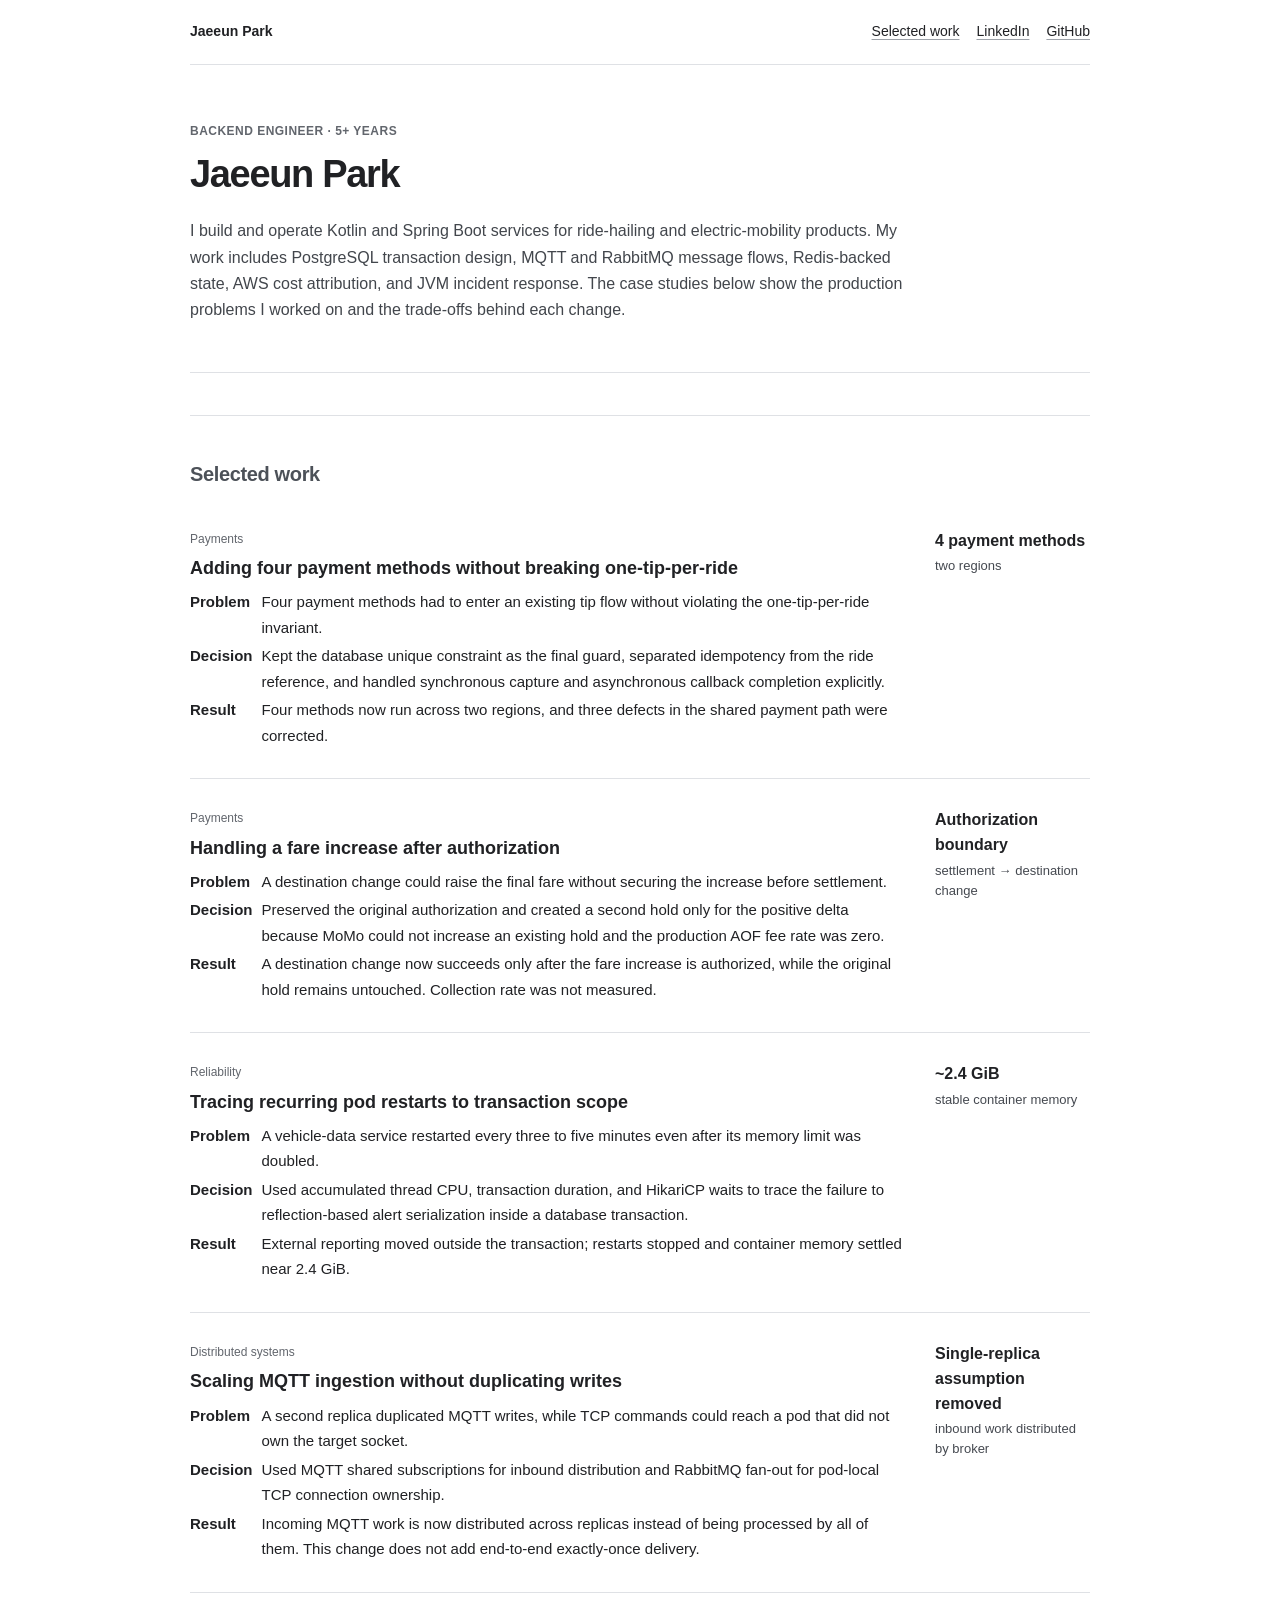
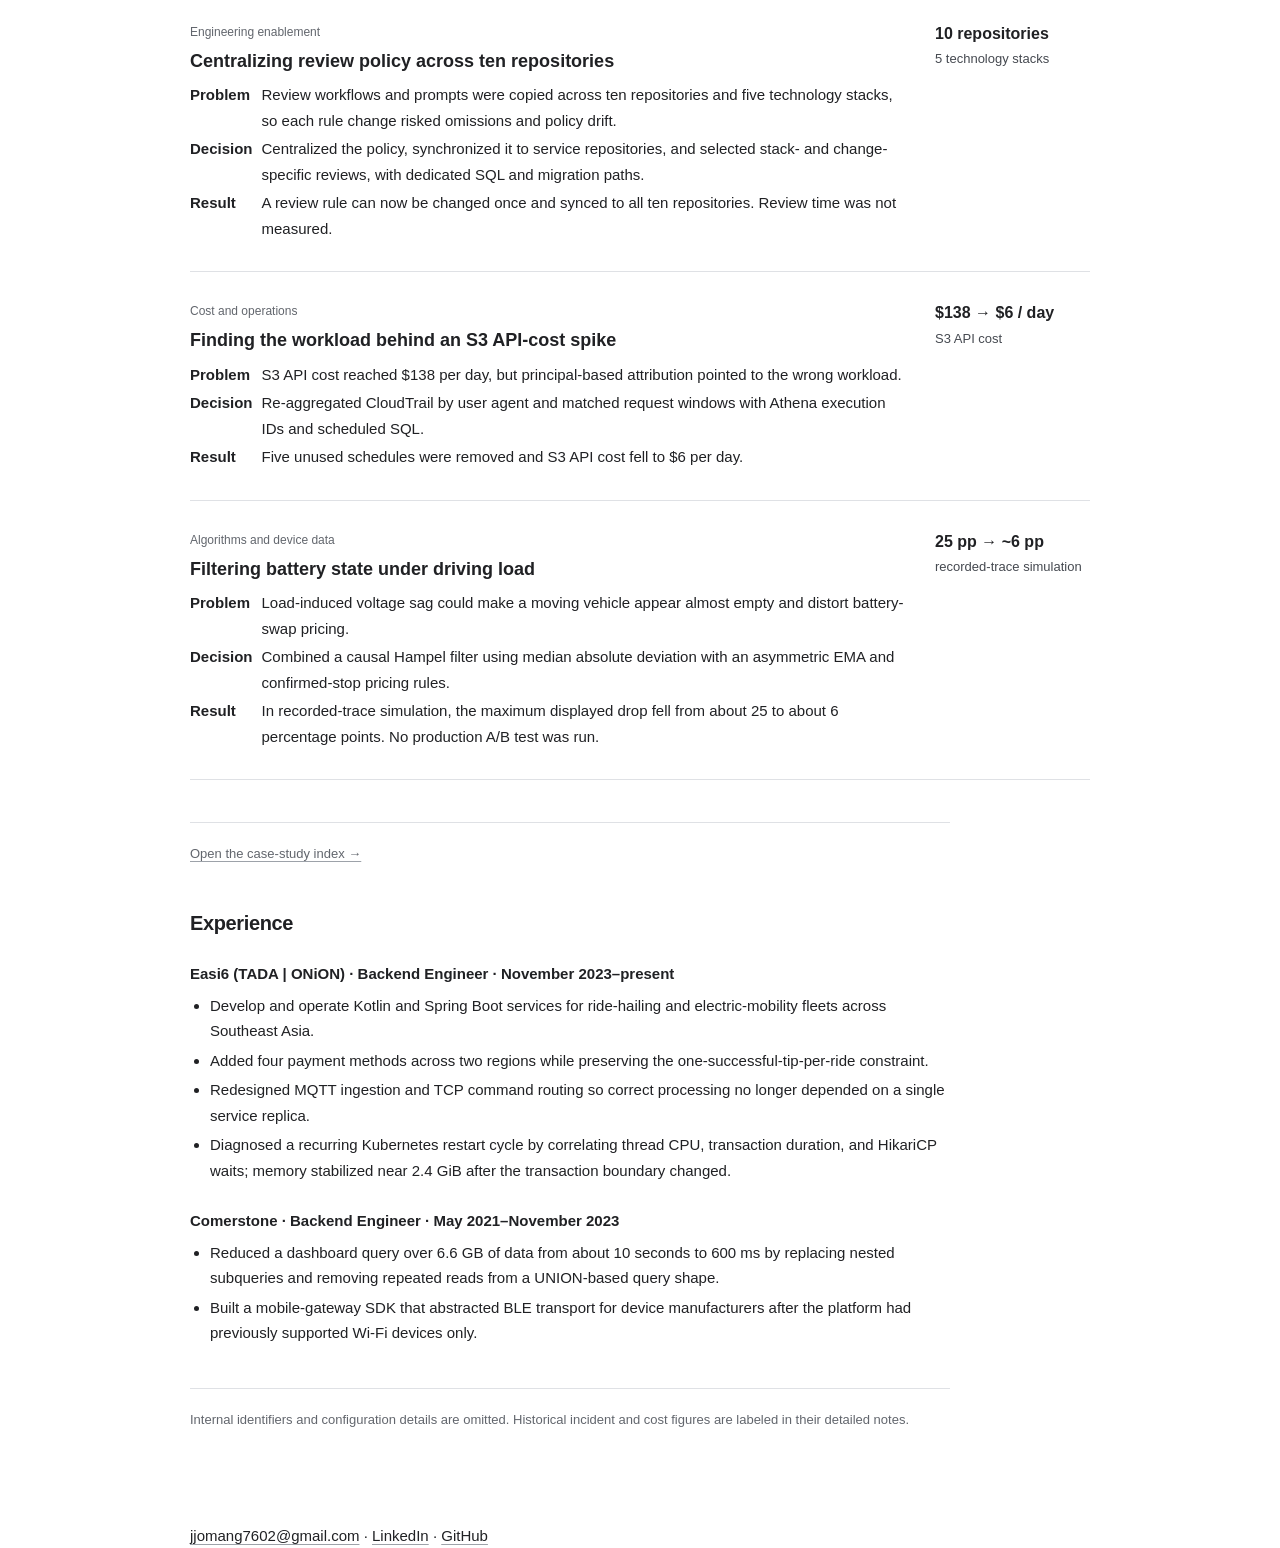
<file: index.html>
<!doctype html>
<html lang="en">
<head>
<meta charset="utf-8">
<meta name="viewport" content="width=device-width, initial-scale=1">
<meta name="description" content="Jaeeun Park, Kotlin and Spring Boot backend engineer working on transaction design, delivery semantics, and production debugging.">
<meta property="og:type" content="website">
<meta property="og:title" content="Jaeeun Park — Backend Engineer">
<meta property="og:description" content="Backend case studies in production debugging, distributed systems, payments, cloud cost, device algorithms, and engineering enablement.">
<meta property="og:url" content="https://ludypark.github.io/">
<title>Jaeeun Park — Backend Engineer</title>
<link rel="icon" href="favicon.svg" type="image/svg+xml">
<link rel="stylesheet" href="notes.css?v=20261010"></head>
<body>
<div class="wrap">
<nav class="site-nav" aria-label="Site navigation"><a class="brand" href="index.html">Jaeeun Park</a>
<div class="nav-links"><a href="case-studies.html">Selected work</a><a href="https://www.linkedin.com/in/ludy-jaeeun-park/">LinkedIn</a><a href="https://github.com/LudyPark">GitHub</a></div>
</nav>
<main>
<p class="eyebrow">Backend engineer · 5+ years</p>
<h1>Jaeeun Park</h1>
<p class="lede">I build and operate Kotlin and Spring Boot services for ride-hailing and electric-mobility products. My work includes PostgreSQL transaction design, MQTT and RabbitMQ message flows, Redis-backed state, AWS cost attribution, and JVM incident response. The case studies below show the production problems I worked on and the trade-offs behind each change.</p>
<hr class="rule">
<section class="case-list" aria-labelledby="selected-work">
<h2 id="selected-work" class="section-intro">Selected work</h2>
<article class="case">
<div>
<p class="tags">Payments</p>
<h3><a href="notes/tipping-payment-flow.html">Adding four payment methods without breaking one-tip-per-ride</a></h3>
<dl class="pdr">
<dt>Problem</dt><dd>Four payment methods had to enter an existing tip flow without violating the one-tip-per-ride invariant.</dd>
<dt>Decision</dt><dd>Kept the database unique constraint as the final guard, separated idempotency from the ride reference, and handled synchronous capture and asynchronous callback completion explicitly.</dd>
<dt>Result</dt><dd>Four methods now run across two regions, and three defects in the shared payment path were corrected.</dd>
</dl>
</div>
<p class="metric"><strong>4 payment methods</strong>two regions</p>
</article>
<article class="case">
<div>
<p class="tags">Payments</p>
<h3><a href="notes/incremental-authorization.html">Handling a fare increase after authorization</a></h3>
<dl class="pdr">
<dt>Problem</dt><dd>A destination change could raise the final fare without securing the increase before settlement.</dd>
<dt>Decision</dt><dd>Preserved the original authorization and created a second hold only for the positive delta because MoMo could not increase an existing hold and the production AOF fee rate was zero.</dd>
<dt>Result</dt><dd>A destination change now succeeds only after the fare increase is authorized, while the original hold remains untouched. Collection rate was not measured.</dd>
</dl>
</div>
<p class="metric"><strong>Authorization boundary</strong>settlement → destination change</p>
</article>
<article class="case">
<div>
<p class="tags">Reliability</p>
<h3><a href="notes/oom-incident.html">Tracing recurring pod restarts to transaction scope</a></h3>
<dl class="pdr">
<dt>Problem</dt><dd>A vehicle-data service restarted every three to five minutes even after its memory limit was doubled.</dd>
<dt>Decision</dt><dd>Used accumulated thread CPU, transaction duration, and HikariCP waits to trace the failure to reflection-based alert serialization inside a database transaction.</dd>
<dt>Result</dt><dd>External reporting moved outside the transaction; restarts stopped and container memory settled near 2.4 GiB.</dd>
</dl>
</div>
<p class="metric"><strong>~2.4 GiB</strong>stable container memory</p>
</article>
<article class="case">
<div>
<p class="tags">Distributed systems</p>
<h3><a href="notes/mqtt-scaling.html">Scaling MQTT ingestion without duplicating writes</a></h3>
<dl class="pdr">
<dt>Problem</dt><dd>A second replica duplicated MQTT writes, while TCP commands could reach a pod that did not own the target socket.</dd>
<dt>Decision</dt><dd>Used MQTT shared subscriptions for inbound distribution and RabbitMQ fan-out for pod-local TCP connection ownership.</dd>
<dt>Result</dt><dd>Incoming MQTT work is now distributed across replicas instead of being processed by all of them. This change does not add end-to-end exactly-once delivery.</dd>
</dl>
</div>
<p class="metric"><strong>Single-replica assumption removed</strong>inbound work distributed by broker</p>
</article>
<article class="case">
<div>
<p class="tags">Engineering enablement</p>
<h3><a href="notes/review-policy.html">Centralizing review policy across ten repositories</a></h3>
<dl class="pdr">
<dt>Problem</dt><dd>Review workflows and prompts were copied across ten repositories and five technology stacks, so each rule change risked omissions and policy drift.</dd>
<dt>Decision</dt><dd>Centralized the policy, synchronized it to service repositories, and selected stack- and change-specific reviews, with dedicated SQL and migration paths.</dd>
<dt>Result</dt><dd>A review rule can now be changed once and synced to all ten repositories. Review time was not measured.</dd>
</dl>
</div>
<p class="metric"><strong>10 repositories</strong>5 technology stacks</p>
</article>
<article class="case">
<div>
<p class="tags">Cost and operations</p>
<h3><a href="notes/s3-cost-investigation.html">Finding the workload behind an S3 API-cost spike</a></h3>
<dl class="pdr">
<dt>Problem</dt><dd>S3 API cost reached $138 per day, but principal-based attribution pointed to the wrong workload.</dd>
<dt>Decision</dt><dd>Re-aggregated CloudTrail by user agent and matched request windows with Athena execution IDs and scheduled SQL.</dd>
<dt>Result</dt><dd>Five unused schedules were removed and S3 API cost fell to $6 per day.</dd>
</dl>
</div>
<p class="metric"><strong>$138 → $6 / day</strong>S3 API cost</p>
</article>
<article class="case">
<div>
<p class="tags">Algorithms and device data</p>
<h3><a href="notes/battery-signal-filter.html">Filtering battery state under driving load</a></h3>
<dl class="pdr">
<dt>Problem</dt><dd>Load-induced voltage sag could make a moving vehicle appear almost empty and distort battery-swap pricing.</dd>
<dt>Decision</dt><dd>Combined a causal Hampel filter using median absolute deviation with an asymmetric EMA and confirmed-stop pricing rules.</dd>
<dt>Result</dt><dd>In recorded-trace simulation, the maximum displayed drop fell from about 25 to about 6 percentage points. No production A/B test was run.</dd>
</dl>
</div>
<p class="metric"><strong>25 pp → ~6 pp</strong>recorded-trace simulation</p>
</article>
</section>
<p class="note"><a href="case-studies.html">Open the case-study index →</a></p>
<section aria-labelledby="experience">
<h2 id="experience">Experience</h2>
<p class="experience-heading"><strong>Easi6 (TADA | ONiON) · Backend Engineer · November 2023–present</strong></p>
<ul class="experience-list">
<li>Develop and operate Kotlin and Spring Boot services for ride-hailing and electric-mobility fleets across Southeast Asia.</li>
<li>Added four payment methods across two regions while preserving the one-successful-tip-per-ride constraint.</li>
<li>Redesigned MQTT ingestion and TCP command routing so correct processing no longer depended on a single service replica.</li>
<li>Diagnosed a recurring Kubernetes restart cycle by correlating thread CPU, transaction duration, and HikariCP waits; memory stabilized near 2.4 GiB after the transaction boundary changed.</li>
</ul>
<p class="experience-heading"><strong>Comerstone · Backend Engineer · May 2021–November 2023</strong></p>
<ul class="experience-list">
<li>Reduced a dashboard query over 6.6 GB of data from about 10 seconds to 600 ms by replacing nested subqueries and removing repeated reads from a UNION-based query shape.</li>
<li>Built a mobile-gateway SDK that abstracted BLE transport for device manufacturers after the platform had previously supported Wi-Fi devices only.</li>
</ul>
</section>
<p class="note">Internal identifiers and configuration details are omitted. Historical incident and cost figures are labeled in their detailed notes.</p>
</main>
<footer><a href="mailto:jjomang7602@gmail.com">jjomang7602@gmail.com</a> · <a href="https://www.linkedin.com/in/ludy-jaeeun-park/">LinkedIn</a> · <a href="https://github.com/LudyPark">GitHub</a></footer>
</div>
</body>
</html>
</file>
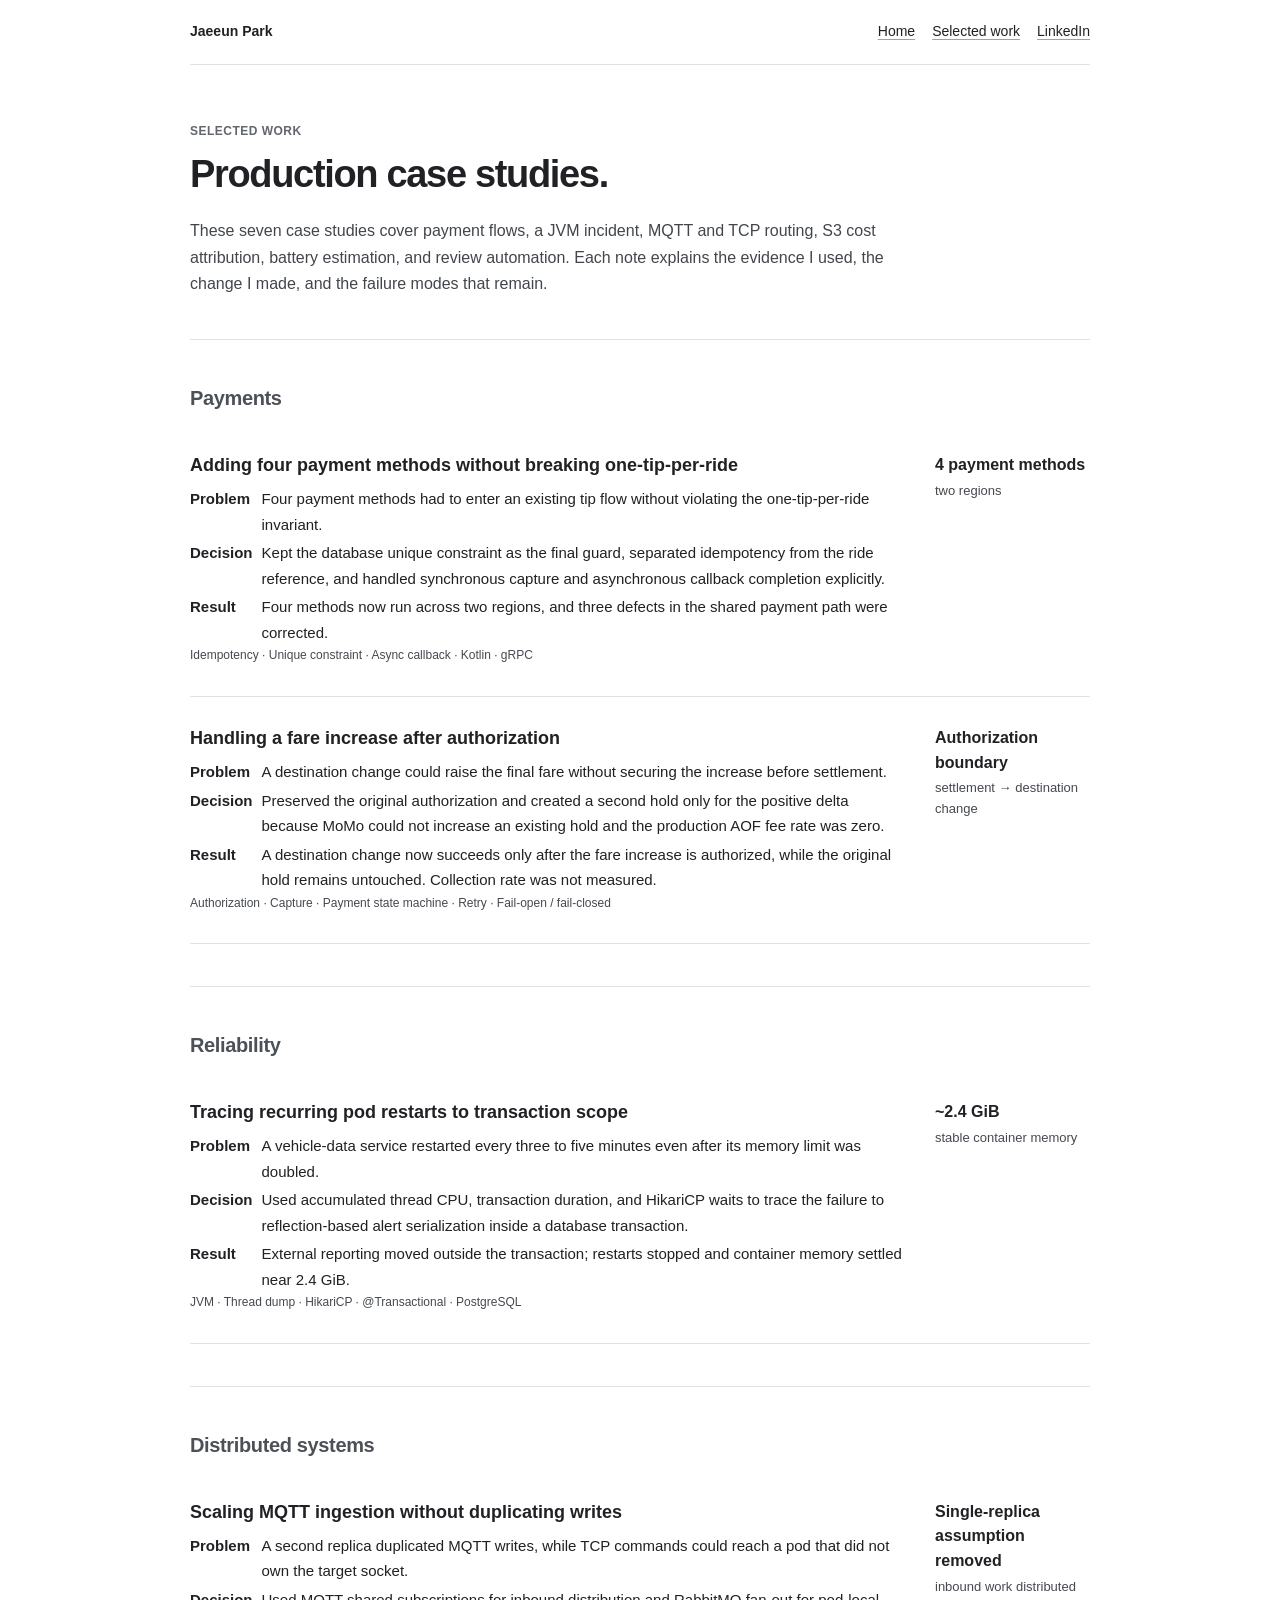
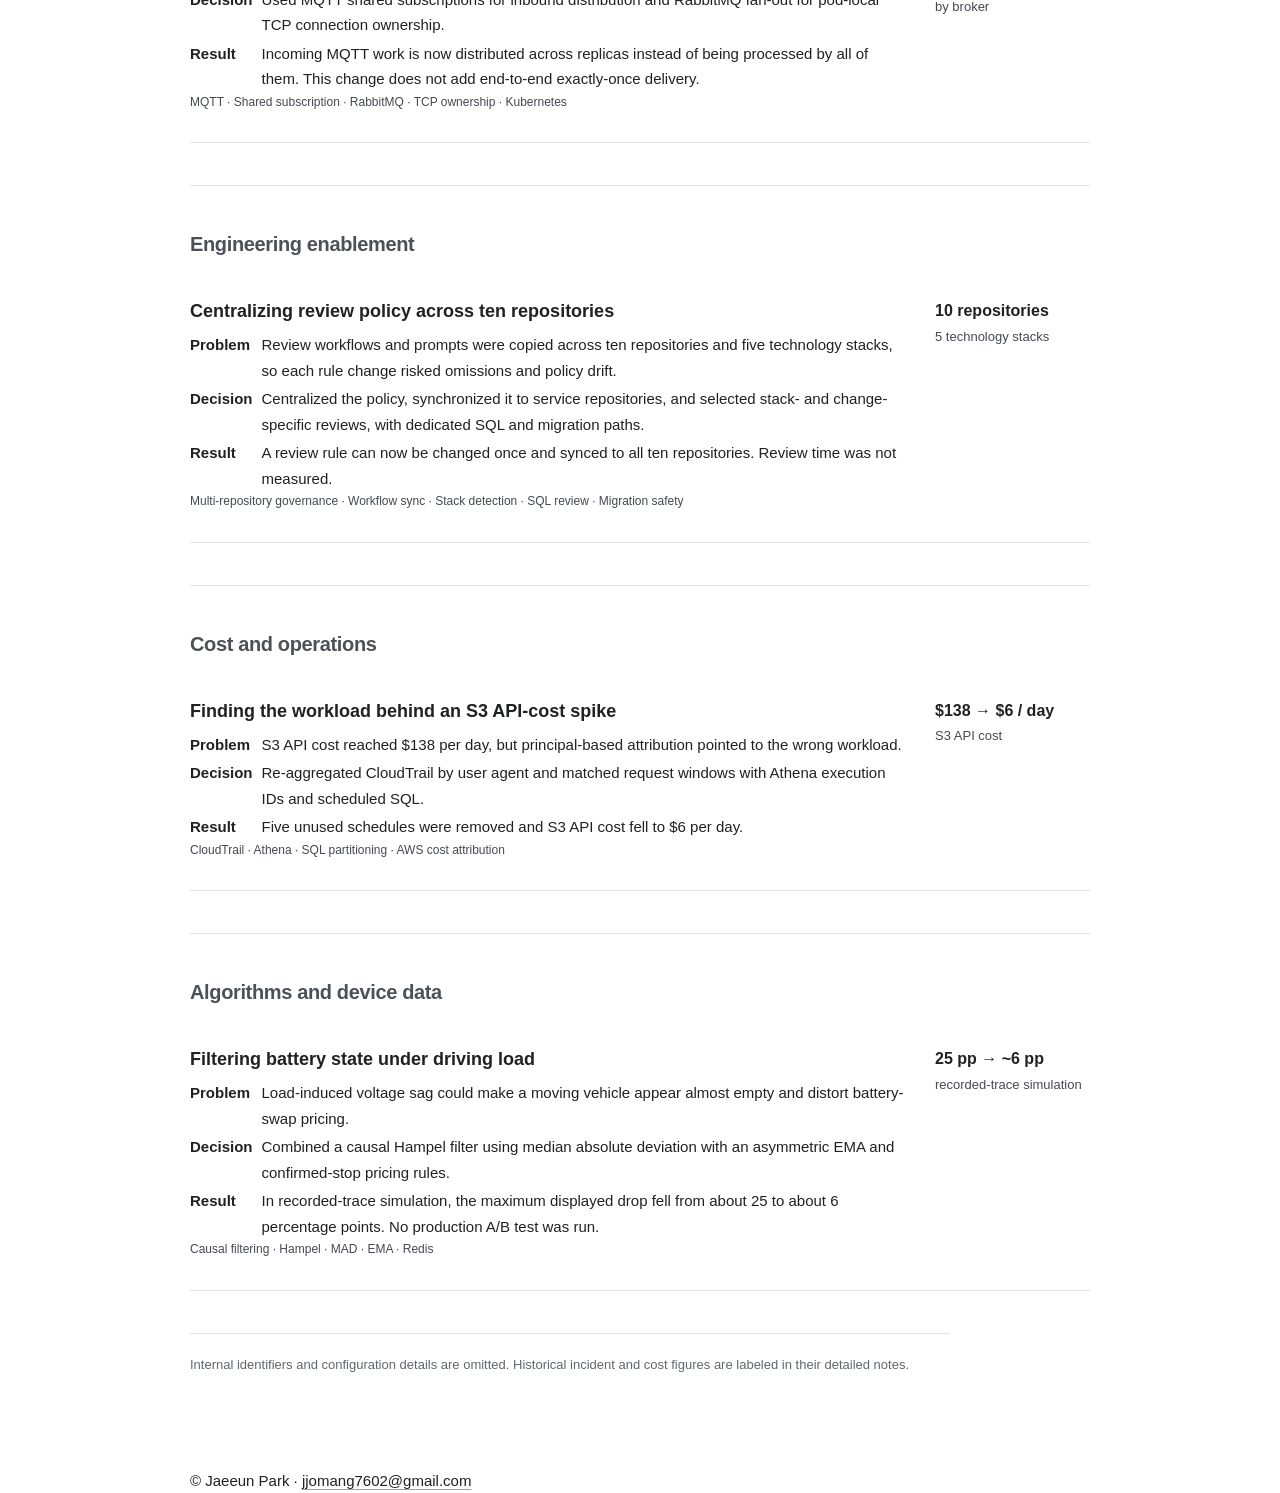
<file: case-studies.html>
<!doctype html>
<html lang="en">
<head>
<meta charset="utf-8">
<meta name="viewport" content="width=device-width, initial-scale=1">
<meta name="description" content="Selected backend engineering case studies by Jaeeun Park, grouped by the kind of failure boundary each one addresses.">
<title>Selected Work — Jaeeun Park</title>
<link rel="icon" href="favicon.svg" type="image/svg+xml">
<link rel="stylesheet" href="notes.css?v=20261010"></head>
<body>
<div class="wrap">
<nav class="site-nav" aria-label="Site navigation"><a class="brand" href="index.html">Jaeeun Park</a>
<div class="nav-links"><a href="index.html">Home</a><a href="case-studies.html" aria-current="page">Selected work</a><a href="https://www.linkedin.com/in/ludy-jaeeun-park/">LinkedIn</a></div>
</nav>
<main>
<p class="eyebrow">Selected work</p>
<h1>Production case studies.</h1>
<p class="lede">These seven case studies cover payment flows, a JVM incident, MQTT and TCP routing, S3 cost attribution, battery estimation, and review automation. Each note explains the evidence I used, the change I made, and the failure modes that remain.</p>
<section class="case-list" aria-label="Payments">
<h2 class="section-intro">Payments</h2>
<article class="case">
<div>
<h3><a href="notes/tipping-payment-flow.html">Adding four payment methods without breaking one-tip-per-ride</a></h3>
<dl class="pdr">
<dt>Problem</dt><dd>Four payment methods had to enter an existing tip flow without violating the one-tip-per-ride invariant.</dd>
<dt>Decision</dt><dd>Kept the database unique constraint as the final guard, separated idempotency from the ride reference, and handled synchronous capture and asynchronous callback completion explicitly.</dd>
<dt>Result</dt><dd>Four methods now run across two regions, and three defects in the shared payment path were corrected.</dd>
</dl>
<p class="note-label">Idempotency · Unique constraint · Async callback · Kotlin · gRPC</p>
</div>
<p class="metric"><strong>4 payment methods</strong>two regions</p>
</article>
<article class="case">
<div>
<h3><a href="notes/incremental-authorization.html">Handling a fare increase after authorization</a></h3>
<dl class="pdr">
<dt>Problem</dt><dd>A destination change could raise the final fare without securing the increase before settlement.</dd>
<dt>Decision</dt><dd>Preserved the original authorization and created a second hold only for the positive delta because MoMo could not increase an existing hold and the production AOF fee rate was zero.</dd>
<dt>Result</dt><dd>A destination change now succeeds only after the fare increase is authorized, while the original hold remains untouched. Collection rate was not measured.</dd>
</dl>
<p class="note-label">Authorization · Capture · Payment state machine · Retry · Fail-open / fail-closed</p>
</div>
<p class="metric"><strong>Authorization boundary</strong>settlement → destination change</p>
</article>
</section>
<section class="case-list" aria-label="Reliability">
<h2 class="section-intro">Reliability</h2>
<article class="case">
<div>
<h3><a href="notes/oom-incident.html">Tracing recurring pod restarts to transaction scope</a></h3>
<dl class="pdr">
<dt>Problem</dt><dd>A vehicle-data service restarted every three to five minutes even after its memory limit was doubled.</dd>
<dt>Decision</dt><dd>Used accumulated thread CPU, transaction duration, and HikariCP waits to trace the failure to reflection-based alert serialization inside a database transaction.</dd>
<dt>Result</dt><dd>External reporting moved outside the transaction; restarts stopped and container memory settled near 2.4 GiB.</dd>
</dl>
<p class="note-label">JVM · Thread dump · HikariCP · @Transactional · PostgreSQL</p>
</div>
<p class="metric"><strong>~2.4 GiB</strong>stable container memory</p>
</article>
</section>
<section class="case-list" aria-label="Distributed systems">
<h2 class="section-intro">Distributed systems</h2>
<article class="case">
<div>
<h3><a href="notes/mqtt-scaling.html">Scaling MQTT ingestion without duplicating writes</a></h3>
<dl class="pdr">
<dt>Problem</dt><dd>A second replica duplicated MQTT writes, while TCP commands could reach a pod that did not own the target socket.</dd>
<dt>Decision</dt><dd>Used MQTT shared subscriptions for inbound distribution and RabbitMQ fan-out for pod-local TCP connection ownership.</dd>
<dt>Result</dt><dd>Incoming MQTT work is now distributed across replicas instead of being processed by all of them. This change does not add end-to-end exactly-once delivery.</dd>
</dl>
<p class="note-label">MQTT · Shared subscription · RabbitMQ · TCP ownership · Kubernetes</p>
</div>
<p class="metric"><strong>Single-replica assumption removed</strong>inbound work distributed by broker</p>
</article>
</section>
<section class="case-list" aria-label="Engineering enablement">
<h2 class="section-intro">Engineering enablement</h2>
<article class="case">
<div>
<h3><a href="notes/review-policy.html">Centralizing review policy across ten repositories</a></h3>
<dl class="pdr">
<dt>Problem</dt><dd>Review workflows and prompts were copied across ten repositories and five technology stacks, so each rule change risked omissions and policy drift.</dd>
<dt>Decision</dt><dd>Centralized the policy, synchronized it to service repositories, and selected stack- and change-specific reviews, with dedicated SQL and migration paths.</dd>
<dt>Result</dt><dd>A review rule can now be changed once and synced to all ten repositories. Review time was not measured.</dd>
</dl>
<p class="note-label">Multi-repository governance · Workflow sync · Stack detection · SQL review · Migration safety</p>
</div>
<p class="metric"><strong>10 repositories</strong>5 technology stacks</p>
</article>
</section>
<section class="case-list" aria-label="Cost and operations">
<h2 class="section-intro">Cost and operations</h2>
<article class="case">
<div>
<h3><a href="notes/s3-cost-investigation.html">Finding the workload behind an S3 API-cost spike</a></h3>
<dl class="pdr">
<dt>Problem</dt><dd>S3 API cost reached $138 per day, but principal-based attribution pointed to the wrong workload.</dd>
<dt>Decision</dt><dd>Re-aggregated CloudTrail by user agent and matched request windows with Athena execution IDs and scheduled SQL.</dd>
<dt>Result</dt><dd>Five unused schedules were removed and S3 API cost fell to $6 per day.</dd>
</dl>
<p class="note-label">CloudTrail · Athena · SQL partitioning · AWS cost attribution</p>
</div>
<p class="metric"><strong>$138 → $6 / day</strong>S3 API cost</p>
</article>
</section>
<section class="case-list" aria-label="Algorithms and device data">
<h2 class="section-intro">Algorithms and device data</h2>
<article class="case">
<div>
<h3><a href="notes/battery-signal-filter.html">Filtering battery state under driving load</a></h3>
<dl class="pdr">
<dt>Problem</dt><dd>Load-induced voltage sag could make a moving vehicle appear almost empty and distort battery-swap pricing.</dd>
<dt>Decision</dt><dd>Combined a causal Hampel filter using median absolute deviation with an asymmetric EMA and confirmed-stop pricing rules.</dd>
<dt>Result</dt><dd>In recorded-trace simulation, the maximum displayed drop fell from about 25 to about 6 percentage points. No production A/B test was run.</dd>
</dl>
<p class="note-label">Causal filtering · Hampel · MAD · EMA · Redis</p>
</div>
<p class="metric"><strong>25 pp → ~6 pp</strong>recorded-trace simulation</p>
</article>
</section>
<p class="note">Internal identifiers and configuration details are omitted. Historical incident and cost figures are labeled in their detailed notes.</p>
</main>
<footer>© Jaeeun Park · <a href="mailto:jjomang7602@gmail.com">jjomang7602@gmail.com</a></footer>
</div>
</body>
</html>
</file>
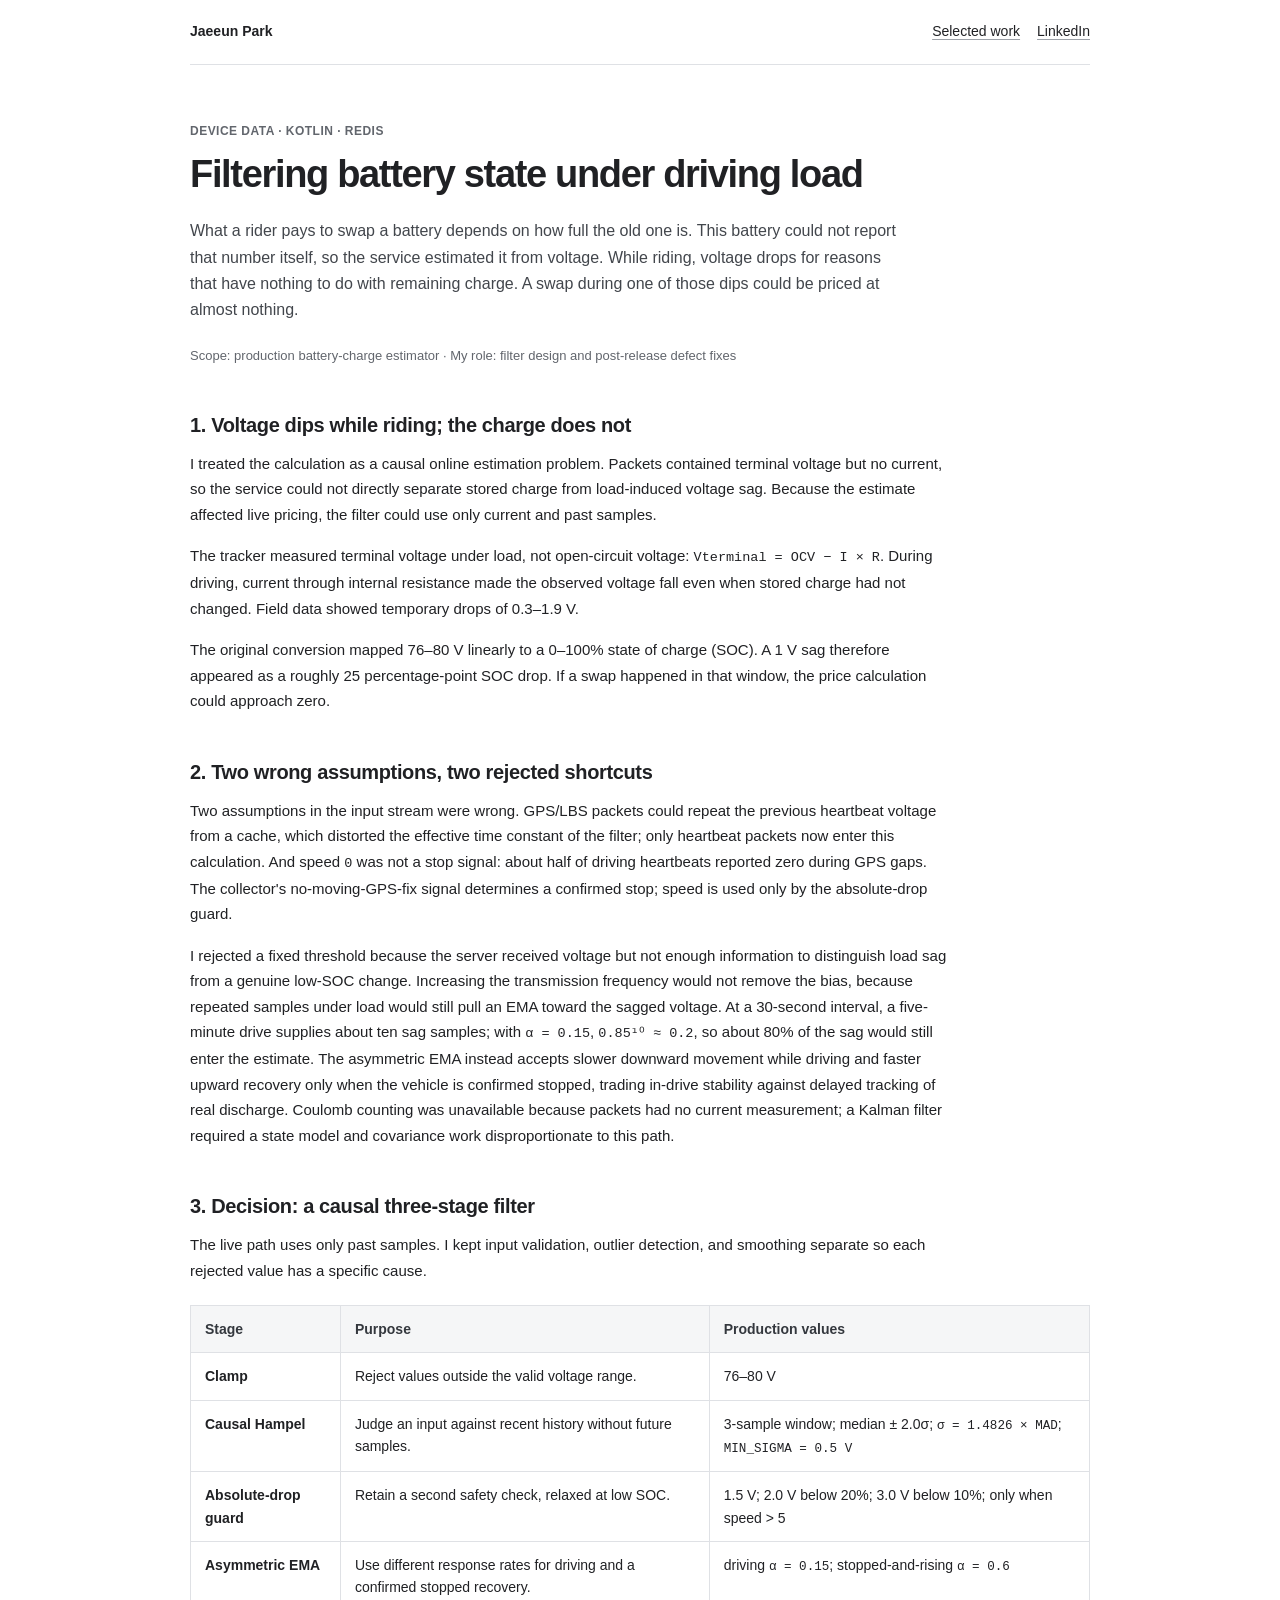
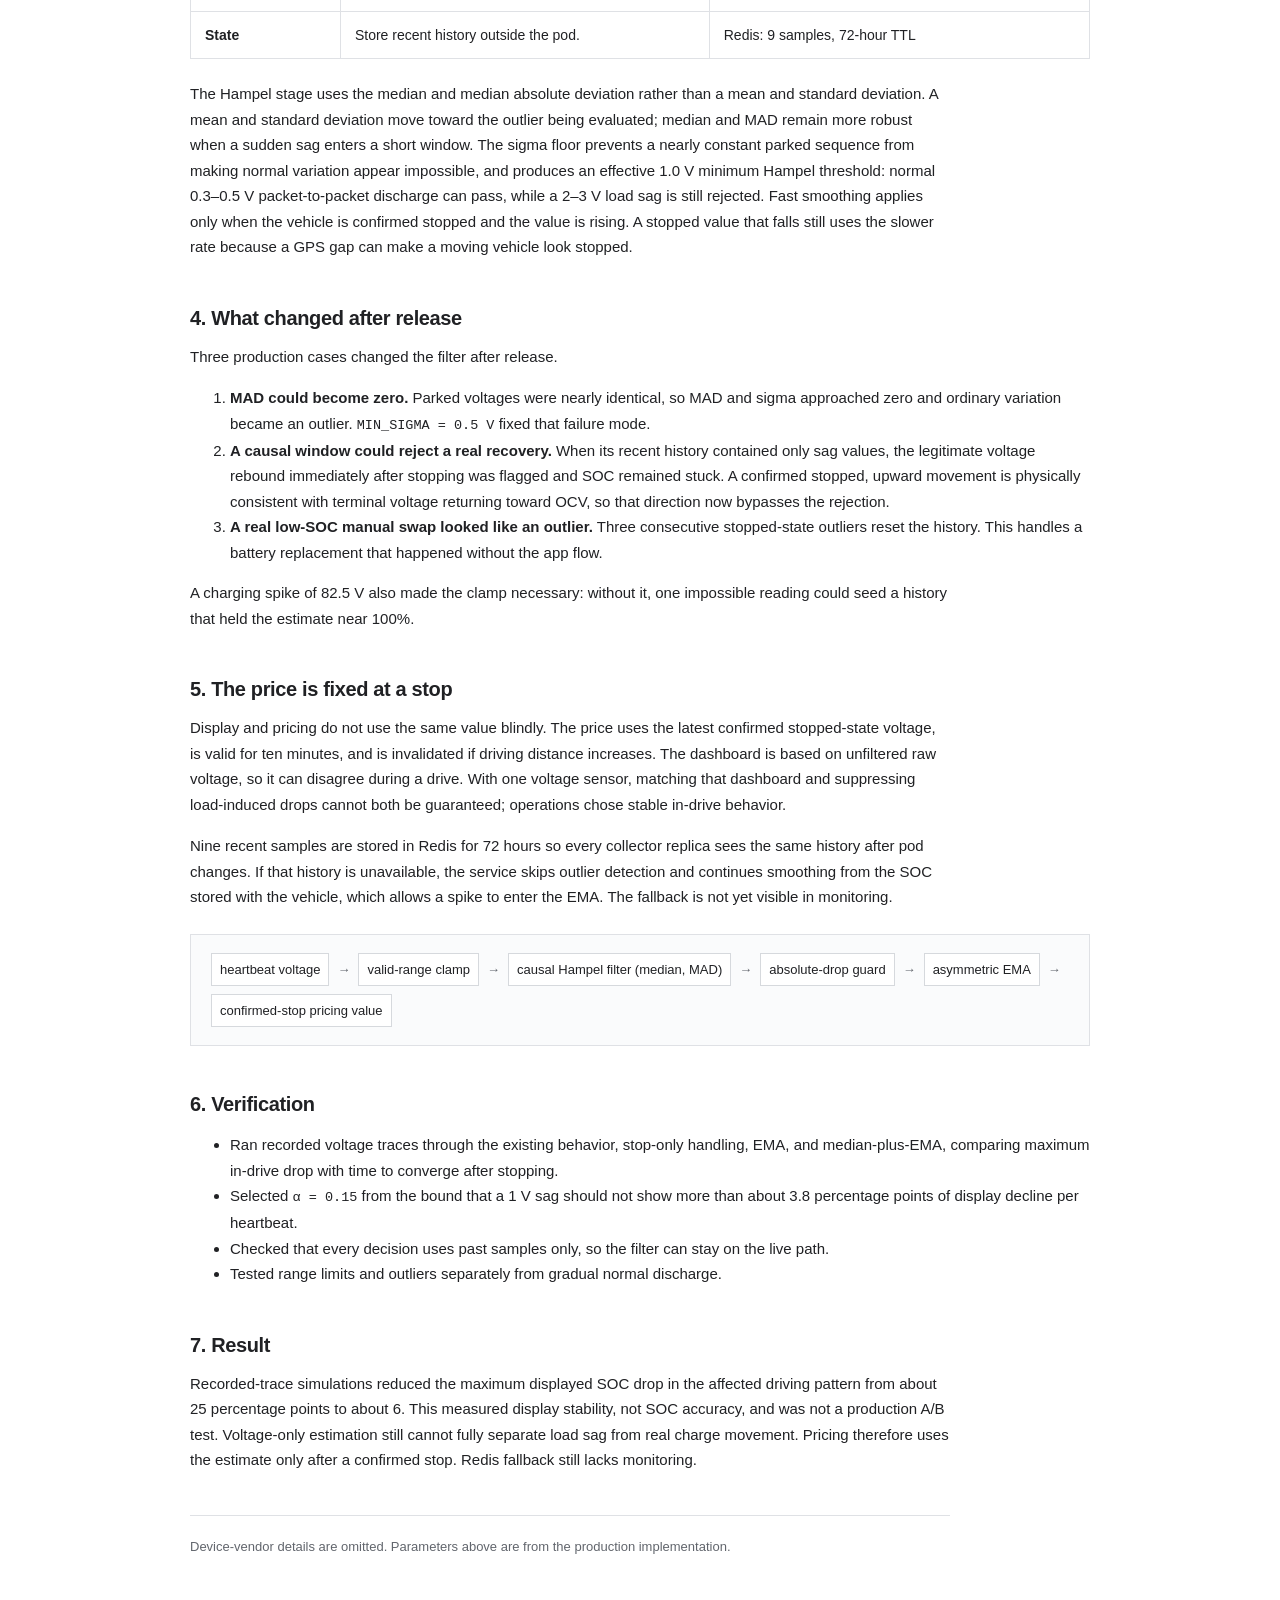
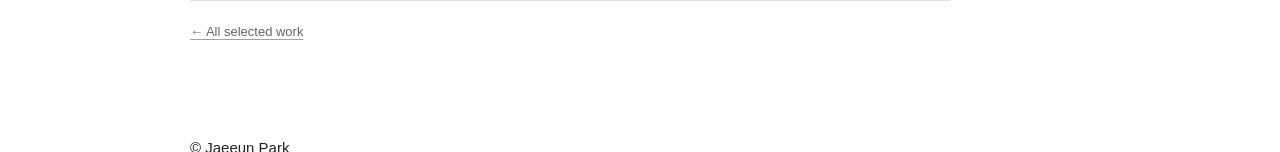
<file: notes/battery-signal-filter.html>
<!doctype html>
<html lang="en">
<head>
<meta charset="utf-8">
<meta name="viewport" content="width=device-width, initial-scale=1">
<meta name="description" content="Case study: filtering voltage-derived battery state in a live device-data service.">
<title>Filtering battery state under driving load — Jaeeun Park</title>
<link rel="icon" href="../favicon.svg" type="image/svg+xml">
<link rel="stylesheet" href="../notes.css?v=20261010"></head>
<body>
<div class="wrap">
<nav class="site-nav" aria-label="Site navigation"><a class="brand" href="../index.html">Jaeeun Park</a>
<div class="nav-links"><a href="../case-studies.html">Selected work</a><a href="https://www.linkedin.com/in/ludy-jaeeun-park/">LinkedIn</a></div>
</nav>
<main>
<p class="eyebrow">Device data · Kotlin · Redis</p>
<h1>Filtering battery state under driving load</h1>
<p class="lede">What a rider pays to swap a battery depends on how full the old one is. This battery could not report that number itself, so the service estimated it from voltage. While riding, voltage drops for reasons that have nothing to do with remaining charge. A swap during one of those dips could be priced at almost nothing.</p>
<p class="meta">Scope: production battery-charge estimator · My role: filter design and post-release defect fixes</p>
<h2>1. Voltage dips while riding; the charge does not</h2>
<p>I treated the calculation as a causal online estimation problem. Packets contained terminal voltage but no current, so the service could not directly separate stored charge from load-induced voltage sag. Because the estimate affected live pricing, the filter could use only current and past samples.</p>
<p>The tracker measured terminal voltage under load, not open-circuit voltage: <code>Vterminal = OCV − I × R</code>. During driving, current through internal resistance made the observed voltage fall even when stored charge had not changed. Field data showed temporary drops of 0.3–1.9 V.</p>
<p>The original conversion mapped 76–80 V linearly to a 0–100% state of charge (SOC). A 1 V sag therefore appeared as a roughly 25 percentage-point SOC drop. If a swap happened in that window, the price calculation could approach zero.</p>
<h2>2. Two wrong assumptions, two rejected shortcuts</h2>
<p>Two assumptions in the input stream were wrong. GPS/LBS packets could repeat the previous heartbeat voltage from a cache, which distorted the effective time constant of the filter; only heartbeat packets now enter this calculation. And speed <code>0</code> was not a stop signal: about half of driving heartbeats reported zero during GPS gaps. The collector's no-moving-GPS-fix signal determines a confirmed stop; speed is used only by the absolute-drop guard.</p>
<p>I rejected a fixed threshold because the server received voltage but not enough information to distinguish load sag from a genuine low-SOC change. Increasing the transmission frequency would not remove the bias, because repeated samples under load would still pull an EMA toward the sagged voltage. At a 30-second interval, a five-minute drive supplies about ten sag samples; with <code>α = 0.15</code>, <code>0.85¹⁰ ≈ 0.2</code>, so about 80% of the sag would still enter the estimate. The asymmetric EMA instead accepts slower downward movement while driving and faster upward recovery only when the vehicle is confirmed stopped, trading in-drive stability against delayed tracking of real discharge. Coulomb counting was unavailable because packets had no current measurement; a Kalman filter required a state model and covariance work disproportionate to this path.</p>
<h2>3. Decision: a causal three-stage filter</h2>
<p>The live path uses only past samples. I kept input validation, outlier detection, and smoothing separate so each rejected value has a specific cause.</p>
<div class="table-scroll">
<table class="compare">
<thead>
<tr><th scope="col">Stage</th><th scope="col">Purpose</th><th scope="col">Production values</th></tr>
</thead>
<tbody>
<tr><td>Clamp</td><td>Reject values outside the valid voltage range.</td><td>76–80 V</td></tr>
<tr><td>Causal Hampel</td><td>Judge an input against recent history without future samples.</td><td>3-sample window; median ± 2.0σ; <code>σ = 1.4826 × MAD</code>; <code>MIN_SIGMA = 0.5 V</code></td></tr>
<tr><td>Absolute-drop guard</td><td>Retain a second safety check, relaxed at low SOC.</td><td>1.5 V; 2.0 V below 20%; 3.0 V below 10%; only when speed &gt; 5</td></tr>
<tr><td>Asymmetric EMA</td><td>Use different response rates for driving and a confirmed stopped recovery.</td><td>driving <code>α = 0.15</code>; stopped-and-rising <code>α = 0.6</code></td></tr>
<tr><td>State</td><td>Store recent history outside the pod.</td><td>Redis: 9 samples, 72-hour TTL</td></tr>
</tbody>
</table>
</div>
<p>The Hampel stage uses the median and median absolute deviation rather than a mean and standard deviation. A mean and standard deviation move toward the outlier being evaluated; median and MAD remain more robust when a sudden sag enters a short window. The sigma floor prevents a nearly constant parked sequence from making normal variation appear impossible, and produces an effective 1.0 V minimum Hampel threshold: normal 0.3–0.5 V packet-to-packet discharge can pass, while a 2–3 V load sag is still rejected. Fast smoothing applies only when the vehicle is confirmed stopped and the value is rising. A stopped value that falls still uses the slower rate because a GPS gap can make a moving vehicle look stopped.</p>
<h2>4. What changed after release</h2>
<p>Three production cases changed the filter after release.</p>
<ol class="checklist">
<li><strong>MAD could become zero.</strong> Parked voltages were nearly identical, so MAD and sigma approached zero and ordinary variation became an outlier. <code>MIN_SIGMA = 0.5 V</code> fixed that failure mode.</li>
<li><strong>A causal window could reject a real recovery.</strong> When its recent history contained only sag values, the legitimate voltage rebound immediately after stopping was flagged and SOC remained stuck. A confirmed stopped, upward movement is physically consistent with terminal voltage returning toward OCV, so that direction now bypasses the rejection.</li>
<li><strong>A real low-SOC manual swap looked like an outlier.</strong> Three consecutive stopped-state outliers reset the history. This handles a battery replacement that happened without the app flow.</li>
</ol>
<p>A charging spike of 82.5 V also made the clamp necessary: without it, one impossible reading could seed a history that held the estimate near 100%.</p>
<h2>5. The price is fixed at a stop</h2>
<p>Display and pricing do not use the same value blindly. The price uses the latest confirmed stopped-state voltage, is valid for ten minutes, and is invalidated if driving distance increases. The dashboard is based on unfiltered raw voltage, so it can disagree during a drive. With one voltage sensor, matching that dashboard and suppressing load-induced drops cannot both be guaranteed; operations chose stable in-drive behavior.</p>
<p>Nine recent samples are stored in Redis for 72 hours so every collector replica sees the same history after pod changes. If that history is unavailable, the service skips outlier detection and continues smoothing from the SOC stored with the vehicle, which allows a spike to enter the EMA. The fallback is not yet visible in monitoring.</p>
<div class="diagram">
<ol class="flow">
<li>heartbeat voltage</li>
<li class="arrow">→</li>
<li>valid-range clamp</li>
<li class="arrow">→</li>
<li>causal Hampel filter (median, MAD)</li>
<li class="arrow">→</li>
<li>absolute-drop guard</li>
<li class="arrow">→</li>
<li>asymmetric EMA</li>
<li class="arrow">→</li>
<li>confirmed-stop pricing value</li>
</ol>
</div>
<h2>6. Verification</h2>
<ul class="checklist">
<li>Ran recorded voltage traces through the existing behavior, stop-only handling, EMA, and median-plus-EMA, comparing maximum in-drive drop with time to converge after stopping.</li>
<li>Selected <code>α = 0.15</code> from the bound that a 1 V sag should not show more than about 3.8 percentage points of display decline per heartbeat.</li>
<li>Checked that every decision uses past samples only, so the filter can stay on the live path.</li>
<li>Tested range limits and outliers separately from gradual normal discharge.</li>
</ul>
<h2>7. Result</h2>
<p>Recorded-trace simulations reduced the maximum displayed SOC drop in the affected driving pattern from about 25 percentage points to about 6. This measured display stability, not SOC accuracy, and was not a production A/B test. Voltage-only estimation still cannot fully separate load sag from real charge movement. Pricing therefore uses the estimate only after a confirmed stop. Redis fallback still lacks monitoring.</p>
<p class="note">Device-vendor details are omitted. Parameters above are from the production implementation.</p>
<p class="note"><a href="../case-studies.html">← All selected work</a></p>
</main>
<footer>© Jaeeun Park</footer>
</div>
</body>
</html>
</file>
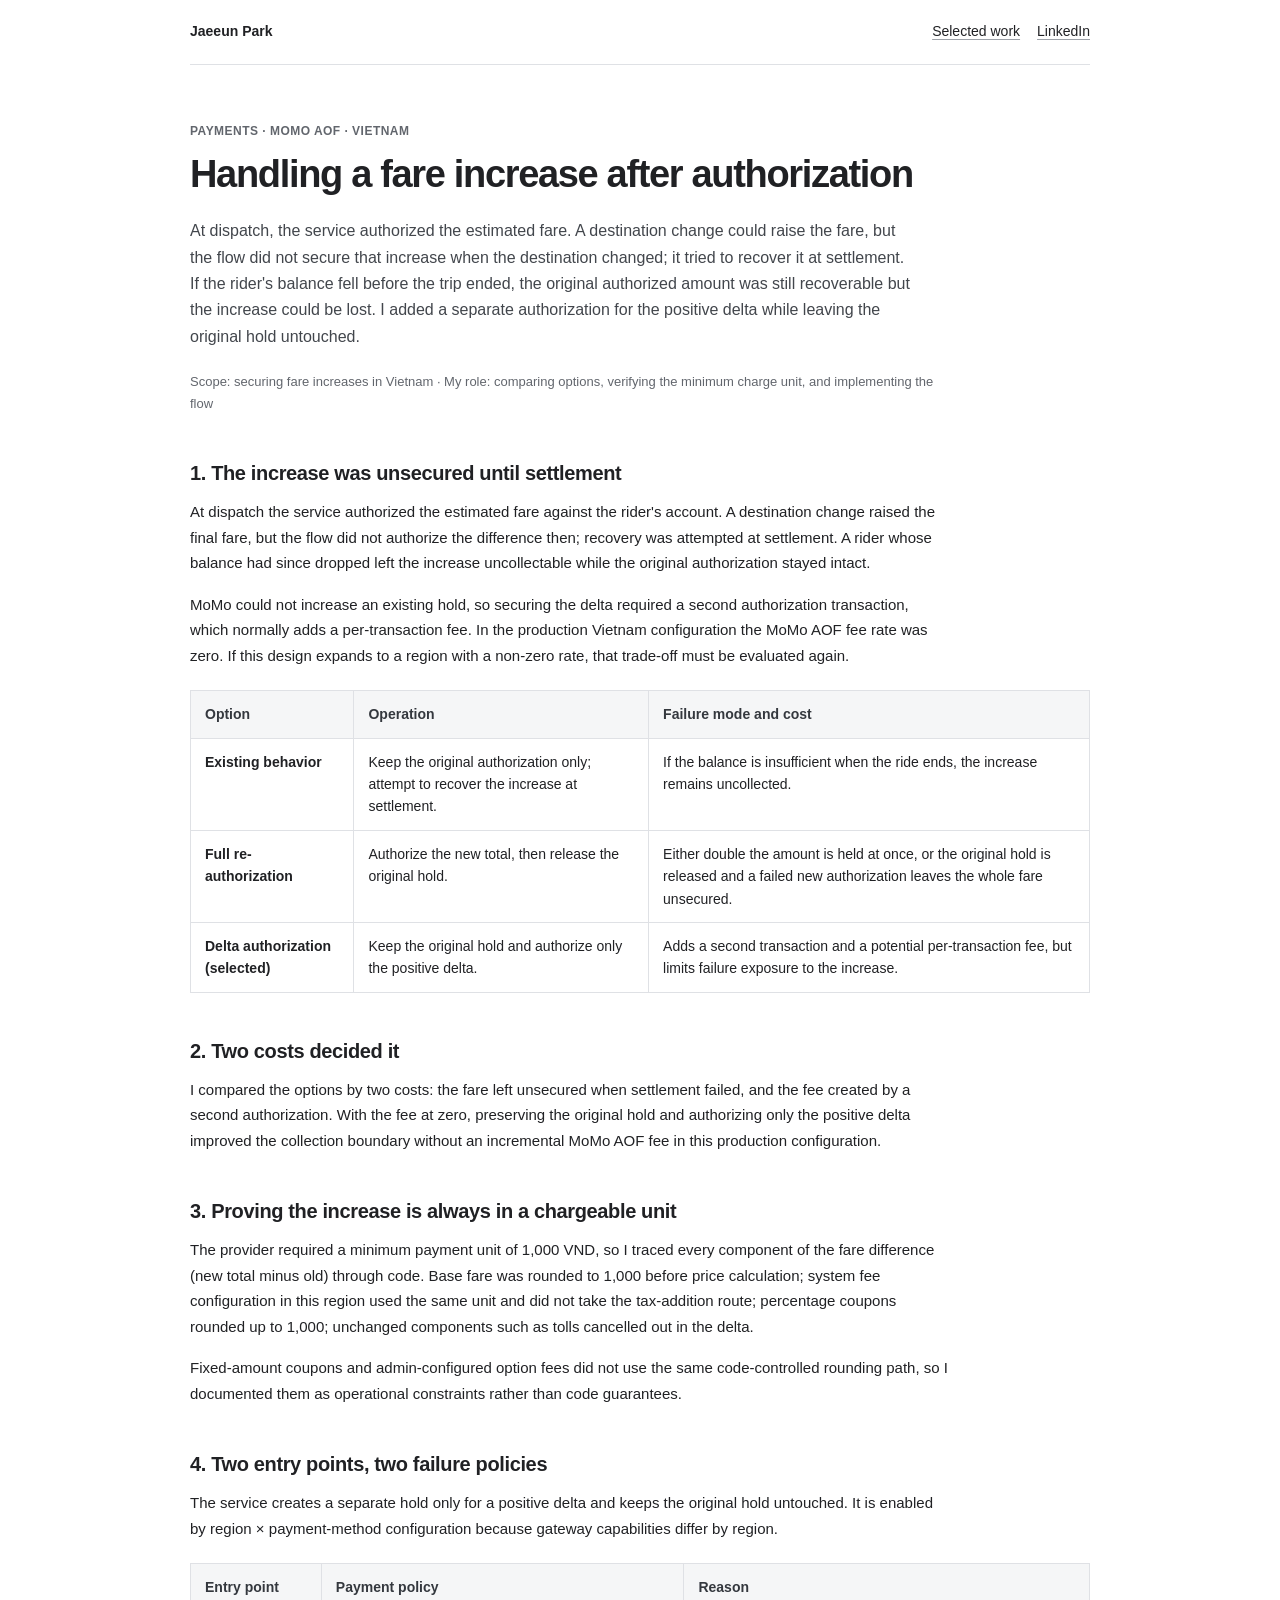
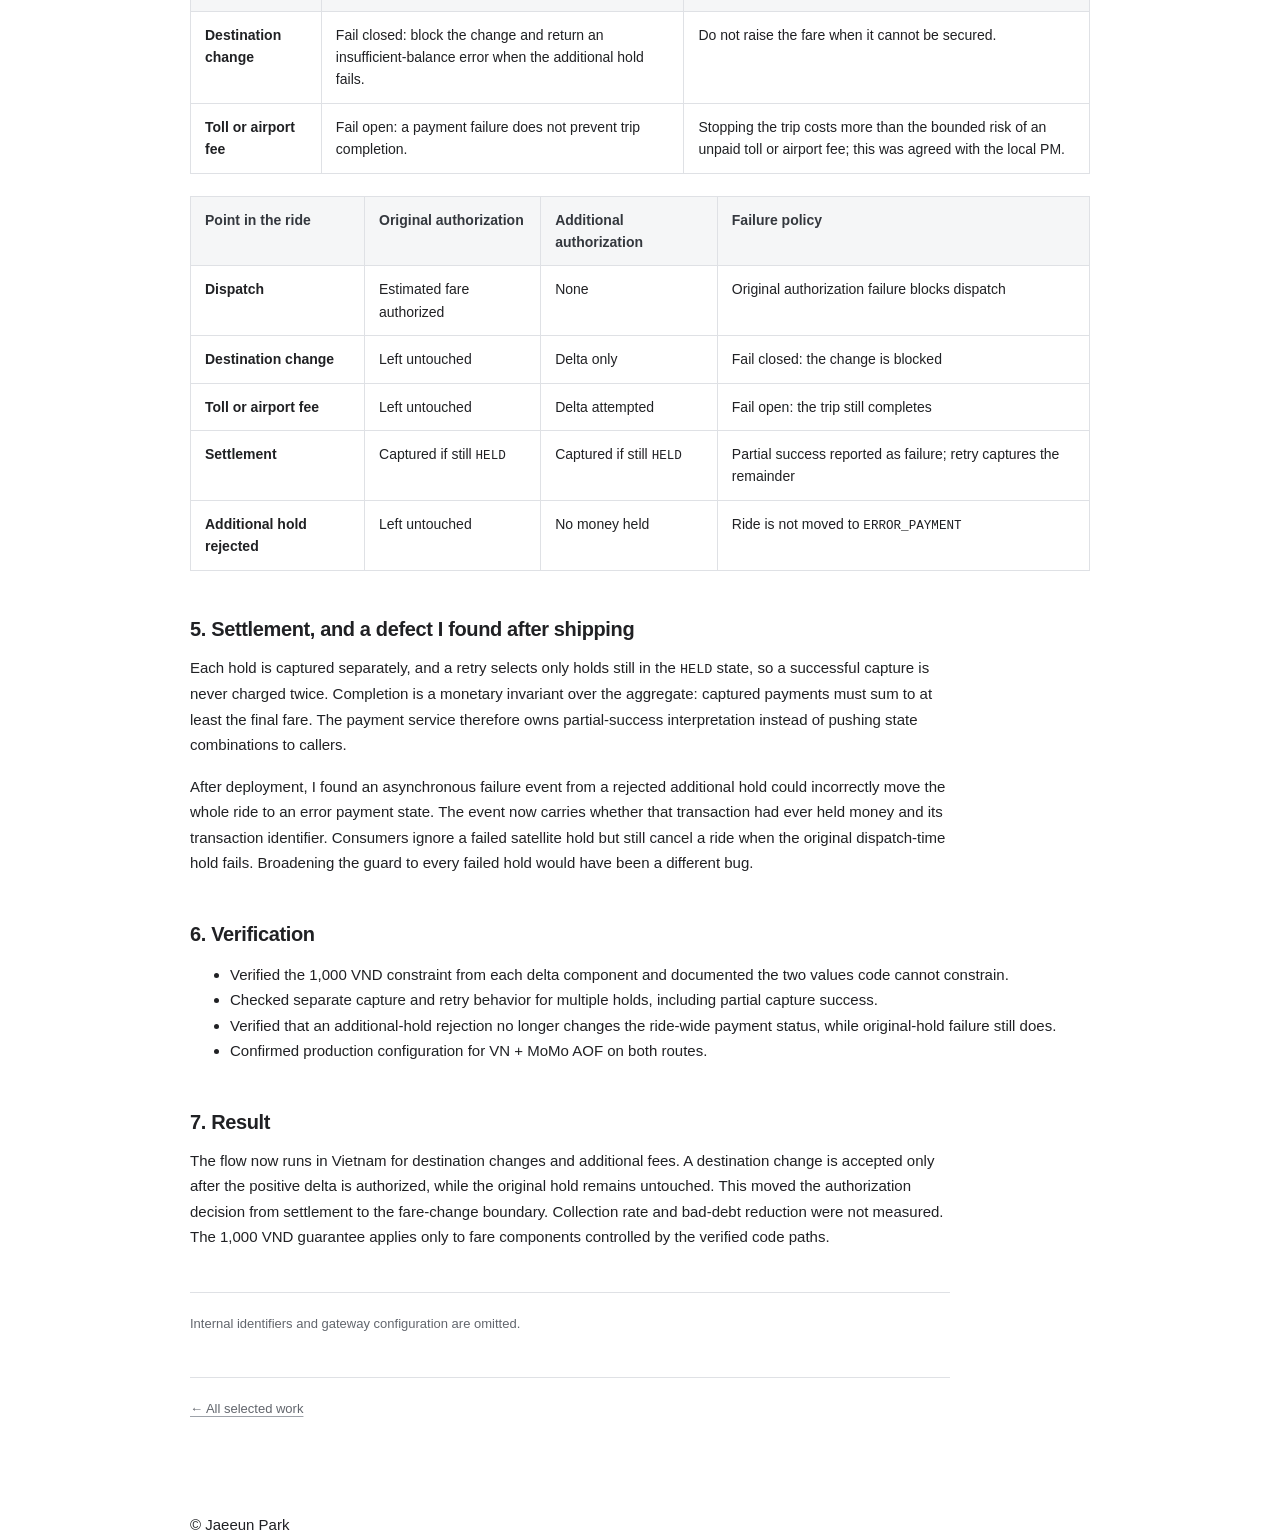
<file: notes/incremental-authorization.html>
<!doctype html>
<html lang="en">
<head>
<meta charset="utf-8">
<meta name="viewport" content="width=device-width, initial-scale=1">
<meta name="description" content="Case study: incremental authorization for changed fares.">
<title>Handling a fare increase after authorization — Jaeeun Park</title>
<link rel="icon" href="../favicon.svg" type="image/svg+xml">
<link rel="stylesheet" href="../notes.css?v=20261010"></head>
<body>
<div class="wrap">
<nav class="site-nav" aria-label="Site navigation"><a class="brand" href="../index.html">Jaeeun Park</a>
<div class="nav-links"><a href="../case-studies.html">Selected work</a><a href="https://www.linkedin.com/in/ludy-jaeeun-park/">LinkedIn</a></div>
</nav>
<main>
<p class="eyebrow">Payments · MoMo AOF · Vietnam</p>
<h1>Handling a fare increase after authorization</h1>
<p class="lede">At dispatch, the service authorized the estimated fare. A destination change could raise the fare, but the flow did not secure that increase when the destination changed; it tried to recover it at settlement. If the rider's balance fell before the trip ended, the original authorized amount was still recoverable but the increase could be lost. I added a separate authorization for the positive delta while leaving the original hold untouched.</p>
<p class="meta">Scope: securing fare increases in Vietnam · My role: comparing options, verifying the minimum charge unit, and implementing the flow</p>
<h2>1. The increase was unsecured until settlement</h2>
<p>At dispatch the service authorized the estimated fare against the rider's account. A destination change raised the final fare, but the flow did not authorize the difference then; recovery was attempted at settlement. A rider whose balance had since dropped left the increase uncollectable while the original authorization stayed intact.</p>
<p>MoMo could not increase an existing hold, so securing the delta required a second authorization transaction, which normally adds a per-transaction fee. In the production Vietnam configuration the MoMo AOF fee rate was zero. If this design expands to a region with a non-zero rate, that trade-off must be evaluated again.</p>
<div class="table-scroll">
<table class="compare">
<thead>
<tr><th scope="col">Option</th><th scope="col">Operation</th><th scope="col">Failure mode and cost</th></tr>
</thead>
<tbody>
<tr><td>Existing behavior</td><td>Keep the original authorization only; attempt to recover the increase at settlement.</td><td>If the balance is insufficient when the ride ends, the increase remains uncollected.</td></tr>
<tr><td>Full re-authorization</td><td>Authorize the new total, then release the original hold.</td><td>Either double the amount is held at once, or the original hold is released and a failed new authorization leaves the whole fare unsecured.</td></tr>
<tr><td>Delta authorization (selected)</td><td>Keep the original hold and authorize only the positive delta.</td><td>Adds a second transaction and a potential per-transaction fee, but limits failure exposure to the increase.</td></tr>
</tbody>
</table>
</div>
<h2>2. Two costs decided it</h2>
<p>I compared the options by two costs: the fare left unsecured when settlement failed, and the fee created by a second authorization. With the fee at zero, preserving the original hold and authorizing only the positive delta improved the collection boundary without an incremental MoMo AOF fee in this production configuration.</p>
<h2>3. Proving the increase is always in a chargeable unit</h2>
<p>The provider required a minimum payment unit of 1,000 VND, so I traced every component of the fare difference (new total minus old) through code. Base fare was rounded to 1,000 before price calculation; system fee configuration in this region used the same unit and did not take the tax-addition route; percentage coupons rounded up to 1,000; unchanged components such as tolls cancelled out in the delta.</p>
<p>Fixed-amount coupons and admin-configured option fees did not use the same code-controlled rounding path, so I documented them as operational constraints rather than code guarantees.</p>
<h2>4. Two entry points, two failure policies</h2>
<p>The service creates a separate hold only for a positive delta and keeps the original hold untouched. It is enabled by region × payment-method configuration because gateway capabilities differ by region.</p>
<div class="table-scroll">
<table class="compare">
<thead>
<tr><th scope="col">Entry point</th><th scope="col">Payment policy</th><th scope="col">Reason</th></tr>
</thead>
<tbody>
<tr><td>Destination change</td><td>Fail closed: block the change and return an insufficient-balance error when the additional hold fails.</td><td>Do not raise the fare when it cannot be secured.</td></tr>
<tr><td>Toll or airport fee</td><td>Fail open: a payment failure does not prevent trip completion.</td><td>Stopping the trip costs more than the bounded risk of an unpaid toll or airport fee; this was agreed with the local PM.</td></tr>
</tbody>
</table>
</div>
<div class="table-scroll">
<table class="compare">
<thead>
<tr><th scope="col">Point in the ride</th><th scope="col">Original authorization</th><th scope="col">Additional authorization</th><th scope="col">Failure policy</th></tr>
</thead>
<tbody>
<tr><td>Dispatch</td><td>Estimated fare authorized</td><td>None</td><td>Original authorization failure blocks dispatch</td></tr>
<tr><td>Destination change</td><td>Left untouched</td><td>Delta only</td><td>Fail closed: the change is blocked</td></tr>
<tr><td>Toll or airport fee</td><td>Left untouched</td><td>Delta attempted</td><td>Fail open: the trip still completes</td></tr>
<tr><td>Settlement</td><td>Captured if still <code>HELD</code></td><td>Captured if still <code>HELD</code></td><td>Partial success reported as failure; retry captures the remainder</td></tr>
<tr><td>Additional hold rejected</td><td>Left untouched</td><td>No money held</td><td>Ride is not moved to <code>ERROR_PAYMENT</code></td></tr>
</tbody>
</table>
</div>
<h2>5. Settlement, and a defect I found after shipping</h2>
<p>Each hold is captured separately, and a retry selects only holds still in the <code>HELD</code> state, so a successful capture is never charged twice. Completion is a monetary invariant over the aggregate: captured payments must sum to at least the final fare. The payment service therefore owns partial-success interpretation instead of pushing state combinations to callers.</p>
<p>After deployment, I found an asynchronous failure event from a rejected additional hold could incorrectly move the whole ride to an error payment state. The event now carries whether that transaction had ever held money and its transaction identifier. Consumers ignore a failed satellite hold but still cancel a ride when the original dispatch-time hold fails. Broadening the guard to every failed hold would have been a different bug.</p>
<h2>6. Verification</h2>
<ul class="checklist">
<li>Verified the 1,000 VND constraint from each delta component and documented the two values code cannot constrain.</li>
<li>Checked separate capture and retry behavior for multiple holds, including partial capture success.</li>
<li>Verified that an additional-hold rejection no longer changes the ride-wide payment status, while original-hold failure still does.</li>
<li>Confirmed production configuration for VN + MoMo AOF on both routes.</li>
</ul>
<h2>7. Result</h2>
<p>The flow now runs in Vietnam for destination changes and additional fees. A destination change is accepted only after the positive delta is authorized, while the original hold remains untouched. This moved the authorization decision from settlement to the fare-change boundary. Collection rate and bad-debt reduction were not measured. The 1,000 VND guarantee applies only to fare components controlled by the verified code paths.</p>
<p class="note">Internal identifiers and gateway configuration are omitted.</p>
<p class="note"><a href="../case-studies.html">← All selected work</a></p>
</main>
<footer>© Jaeeun Park</footer>
</div>
</body>
</html>
</file>
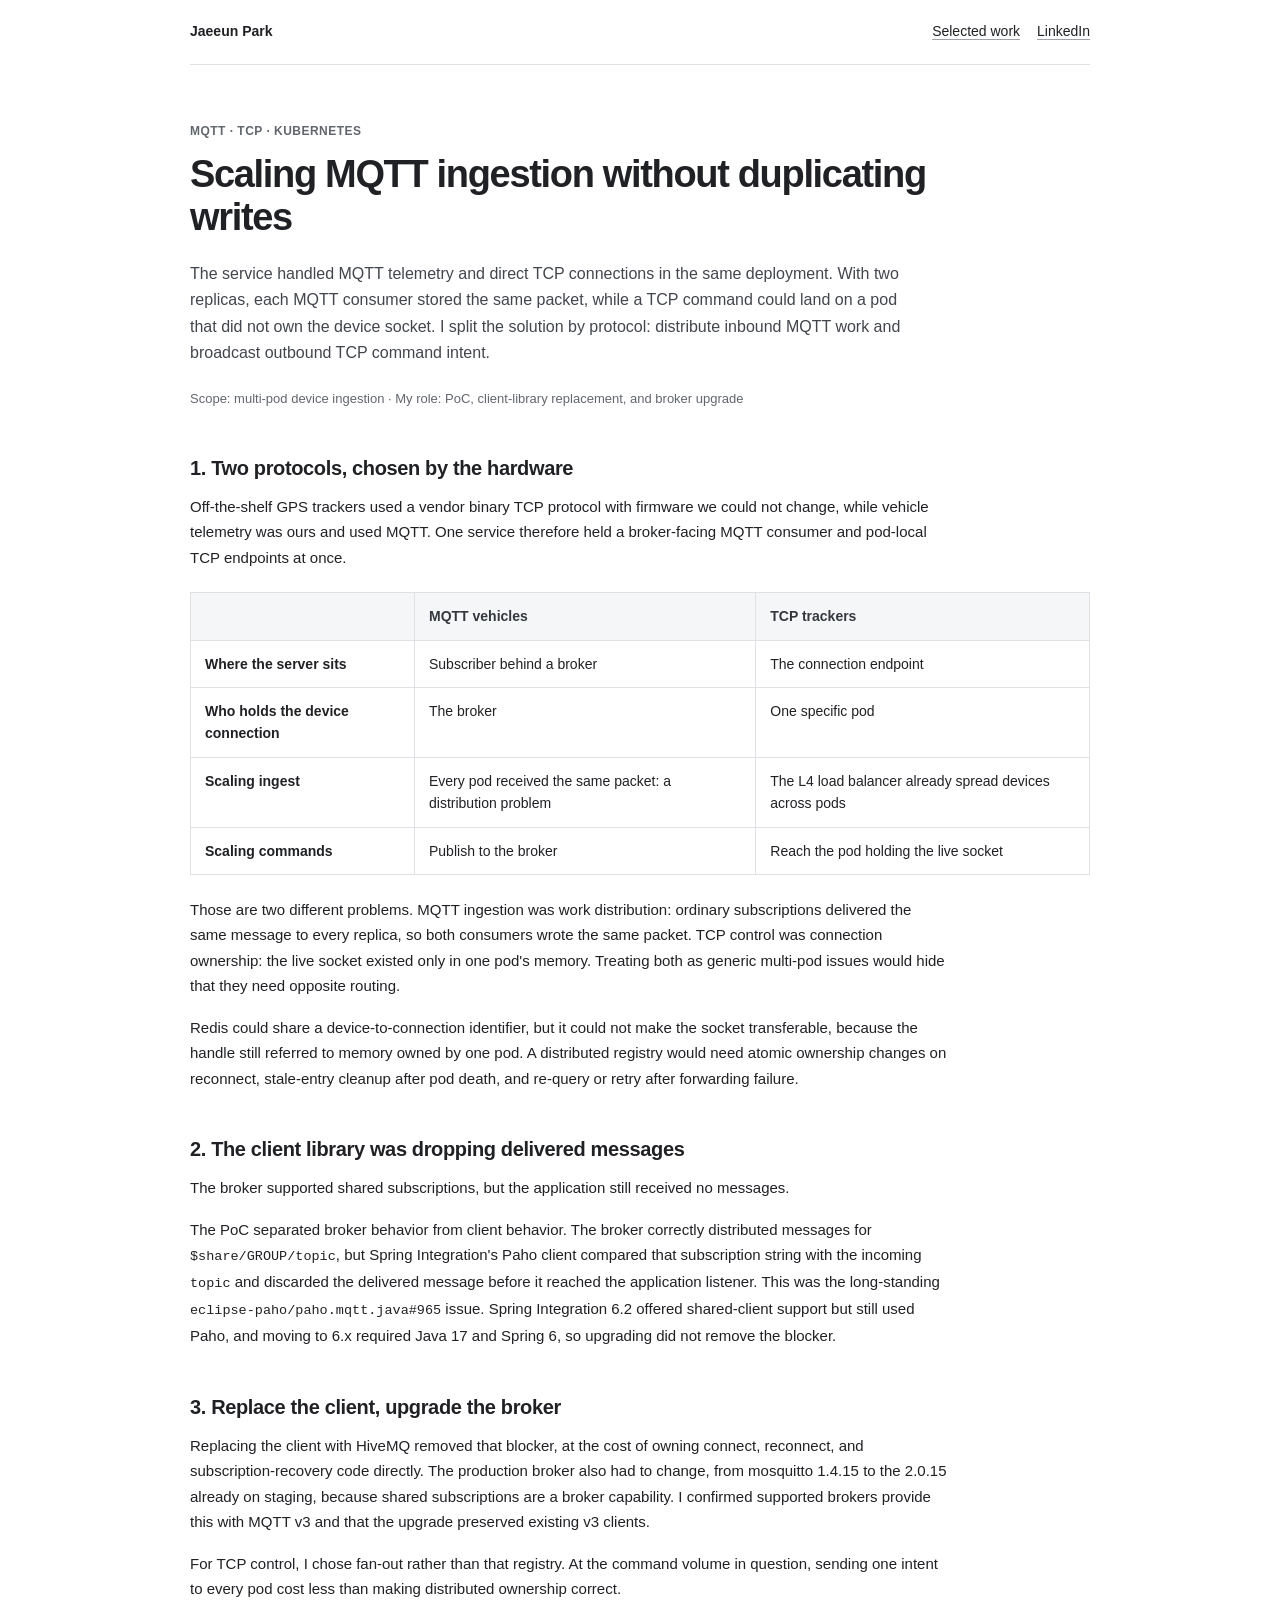
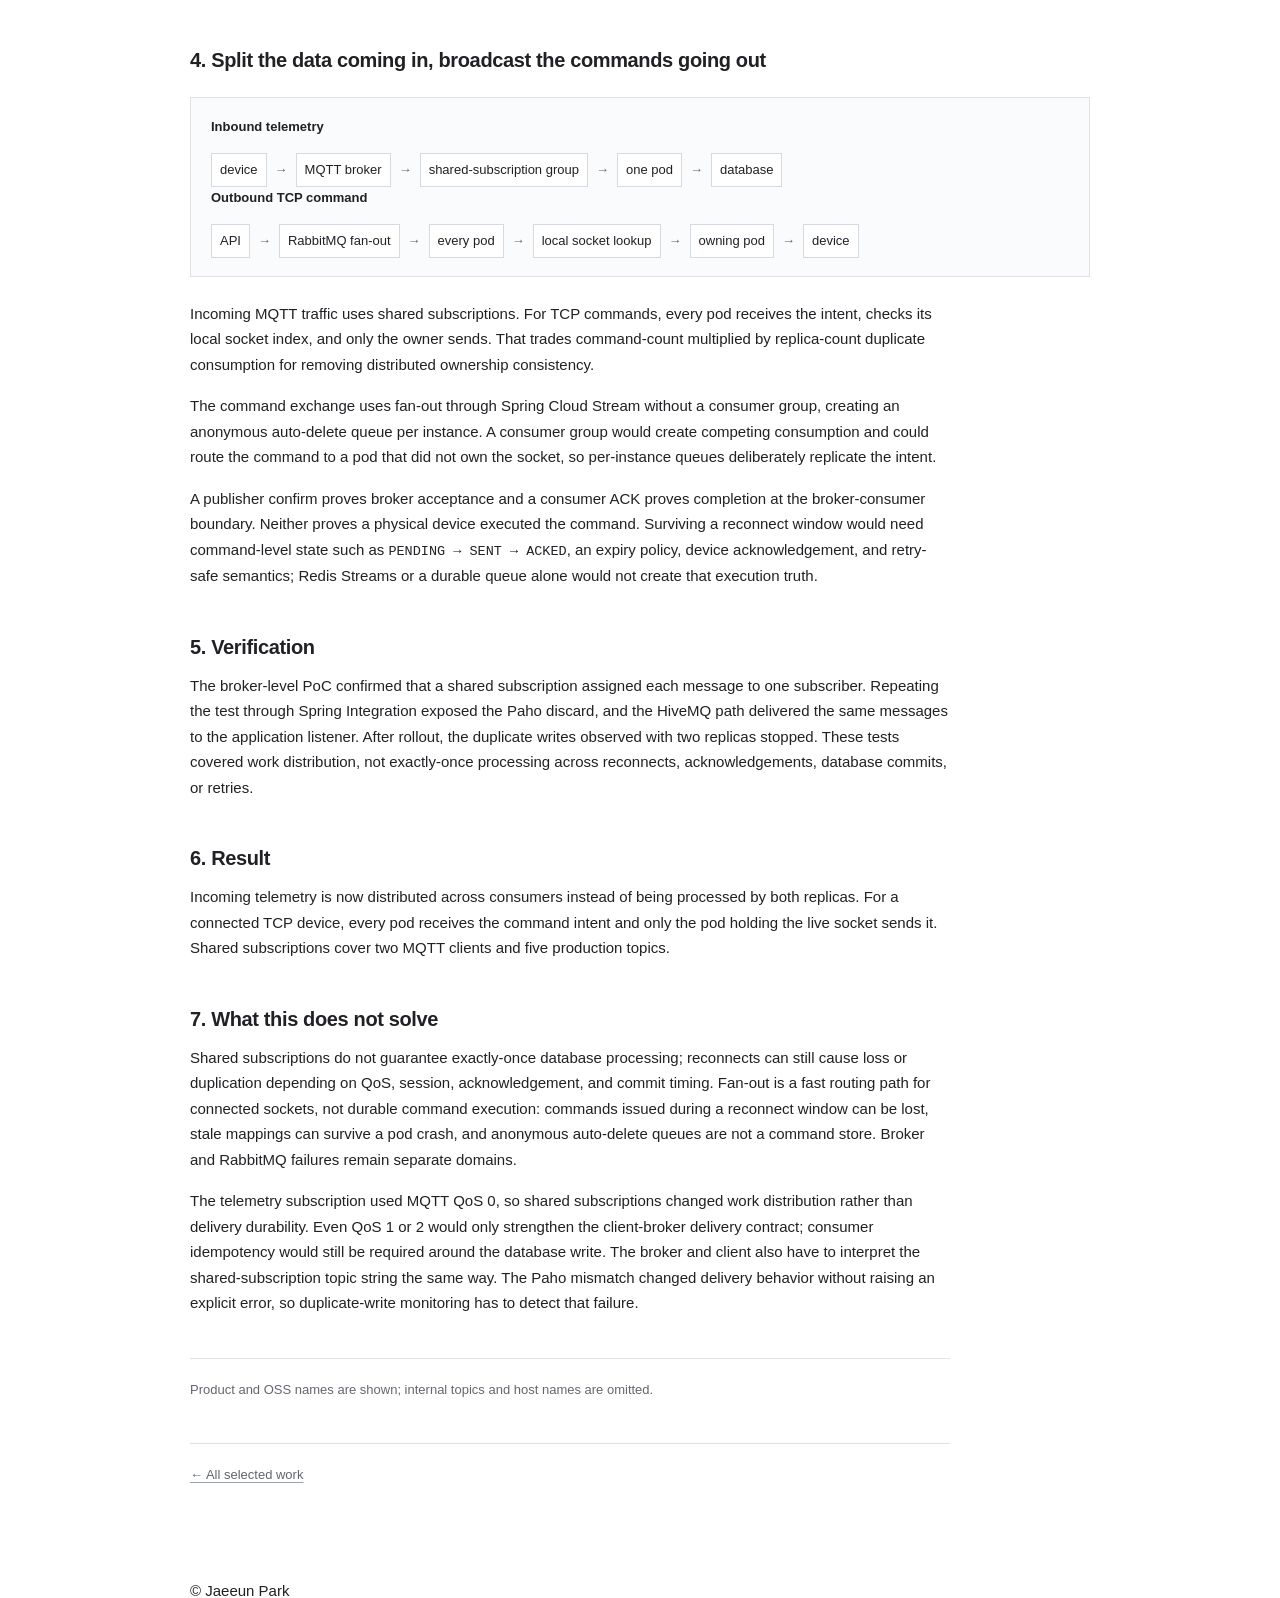
<file: notes/mqtt-scaling.html>
<!doctype html>
<html lang="en">
<head>
<meta charset="utf-8">
<meta name="viewport" content="width=device-width, initial-scale=1">
<meta name="description" content="Case study: scaling MQTT ingestion and TCP command delivery across pods.">
<title>Scaling MQTT ingestion without duplicating writes — Jaeeun Park</title>
<link rel="icon" href="../favicon.svg" type="image/svg+xml">
<link rel="stylesheet" href="../notes.css?v=20261010"></head>
<body>
<div class="wrap">
<nav class="site-nav" aria-label="Site navigation"><a class="brand" href="../index.html">Jaeeun Park</a>
<div class="nav-links"><a href="../case-studies.html">Selected work</a><a href="https://www.linkedin.com/in/ludy-jaeeun-park/">LinkedIn</a></div>
</nav>
<main>
<p class="eyebrow">MQTT · TCP · Kubernetes</p>
<h1>Scaling MQTT ingestion without duplicating writes</h1>
<p class="lede">The service handled MQTT telemetry and direct TCP connections in the same deployment. With two replicas, each MQTT consumer stored the same packet, while a TCP command could land on a pod that did not own the device socket. I split the solution by protocol: distribute inbound MQTT work and broadcast outbound TCP command intent.</p>
<p class="meta">Scope: multi-pod device ingestion · My role: PoC, client-library replacement, and broker upgrade</p>
<h2>1. Two protocols, chosen by the hardware</h2>
<p>Off-the-shelf GPS trackers used a vendor binary TCP protocol with firmware we could not change, while vehicle telemetry was ours and used MQTT. One service therefore held a broker-facing MQTT consumer and pod-local TCP endpoints at once.</p>
<div class="table-scroll">
<table class="compare">
<thead>
<tr><th scope="col"></th><th scope="col">MQTT vehicles</th><th scope="col">TCP trackers</th></tr>
</thead>
<tbody>
<tr><td>Where the server sits</td><td>Subscriber behind a broker</td><td>The connection endpoint</td></tr>
<tr><td>Who holds the device connection</td><td>The broker</td><td>One specific pod</td></tr>
<tr><td>Scaling ingest</td><td>Every pod received the same packet: a distribution problem</td><td>The L4 load balancer already spread devices across pods</td></tr>
<tr><td>Scaling commands</td><td>Publish to the broker</td><td>Reach the pod holding the live socket</td></tr>
</tbody>
</table>
</div>
<p>Those are two different problems. MQTT ingestion was work distribution: ordinary subscriptions delivered the same message to every replica, so both consumers wrote the same packet. TCP control was connection ownership: the live socket existed only in one pod's memory. Treating both as generic multi-pod issues would hide that they need opposite routing.</p>
<p>Redis could share a device-to-connection identifier, but it could not make the socket transferable, because the handle still referred to memory owned by one pod. A distributed registry would need atomic ownership changes on reconnect, stale-entry cleanup after pod death, and re-query or retry after forwarding failure.</p>
<h2>2. The client library was dropping delivered messages</h2>
<p>The broker supported shared subscriptions, but the application still received no messages.</p>
<p>The PoC separated broker behavior from client behavior. The broker correctly distributed messages for <code>$share/GROUP/topic</code>, but Spring Integration's Paho client compared that subscription string with the incoming <code>topic</code> and discarded the delivered message before it reached the application listener. This was the long-standing <code>eclipse-paho/paho.mqtt.java#965</code> issue. Spring Integration 6.2 offered shared-client support but still used Paho, and moving to 6.x required Java 17 and Spring 6, so upgrading did not remove the blocker.</p>
<h2>3. Replace the client, upgrade the broker</h2>
<p>Replacing the client with HiveMQ removed that blocker, at the cost of owning connect, reconnect, and subscription-recovery code directly. The production broker also had to change, from mosquitto 1.4.15 to the 2.0.15 already on staging, because shared subscriptions are a broker capability. I confirmed supported brokers provide this with MQTT v3 and that the upgrade preserved existing v3 clients.</p>
<p>For TCP control, I chose fan-out rather than that registry. At the command volume in question, sending one intent to every pod cost less than making distributed ownership correct.</p>
<h2>4. Split the data coming in, broadcast the commands going out</h2>
<div class="diagram">
<p><strong>Inbound telemetry</strong></p>
<ol class="flow">
<li>device</li>
<li class="arrow">→</li>
<li>MQTT broker</li>
<li class="arrow">→</li>
<li>shared-subscription group</li>
<li class="arrow">→</li>
<li>one pod</li>
<li class="arrow">→</li>
<li>database</li>
</ol>
<p><strong>Outbound TCP command</strong></p>
<ol class="flow">
<li>API</li>
<li class="arrow">→</li>
<li>RabbitMQ fan-out</li>
<li class="arrow">→</li>
<li>every pod</li>
<li class="arrow">→</li>
<li>local socket lookup</li>
<li class="arrow">→</li>
<li>owning pod</li>
<li class="arrow">→</li>
<li>device</li>
</ol>
</div>
<p>Incoming MQTT traffic uses shared subscriptions. For TCP commands, every pod receives the intent, checks its local socket index, and only the owner sends. That trades command-count multiplied by replica-count duplicate consumption for removing distributed ownership consistency.</p>
<p>The command exchange uses fan-out through Spring Cloud Stream without a consumer group, creating an anonymous auto-delete queue per instance. A consumer group would create competing consumption and could route the command to a pod that did not own the socket, so per-instance queues deliberately replicate the intent.</p>
<p>A publisher confirm proves broker acceptance and a consumer ACK proves completion at the broker-consumer boundary. Neither proves a physical device executed the command. Surviving a reconnect window would need command-level state such as <code>PENDING → SENT → ACKED</code>, an expiry policy, device acknowledgement, and retry-safe semantics; Redis Streams or a durable queue alone would not create that execution truth.</p>
<h2>5. Verification</h2>
<p>The broker-level PoC confirmed that a shared subscription assigned each message to one subscriber. Repeating the test through Spring Integration exposed the Paho discard, and the HiveMQ path delivered the same messages to the application listener. After rollout, the duplicate writes observed with two replicas stopped. These tests covered work distribution, not exactly-once processing across reconnects, acknowledgements, database commits, or retries.</p>
<h2>6. Result</h2>
<p>Incoming telemetry is now distributed across consumers instead of being processed by both replicas. For a connected TCP device, every pod receives the command intent and only the pod holding the live socket sends it. Shared subscriptions cover two MQTT clients and five production topics.</p>
<h2>7. What this does not solve</h2>
<p>Shared subscriptions do not guarantee exactly-once database processing; reconnects can still cause loss or duplication depending on QoS, session, acknowledgement, and commit timing. Fan-out is a fast routing path for connected sockets, not durable command execution: commands issued during a reconnect window can be lost, stale mappings can survive a pod crash, and anonymous auto-delete queues are not a command store. Broker and RabbitMQ failures remain separate domains.</p>
<p>The telemetry subscription used MQTT QoS 0, so shared subscriptions changed work distribution rather than delivery durability. Even QoS 1 or 2 would only strengthen the client-broker delivery contract; consumer idempotency would still be required around the database write. The broker and client also have to interpret the shared-subscription topic string the same way. The Paho mismatch changed delivery behavior without raising an explicit error, so duplicate-write monitoring has to detect that failure.</p>
<p class="note">Product and OSS names are shown; internal topics and host names are omitted.</p>
<p class="note"><a href="../case-studies.html">← All selected work</a></p>
</main>
<footer>© Jaeeun Park</footer>
</div>
</body>
</html>
</file>
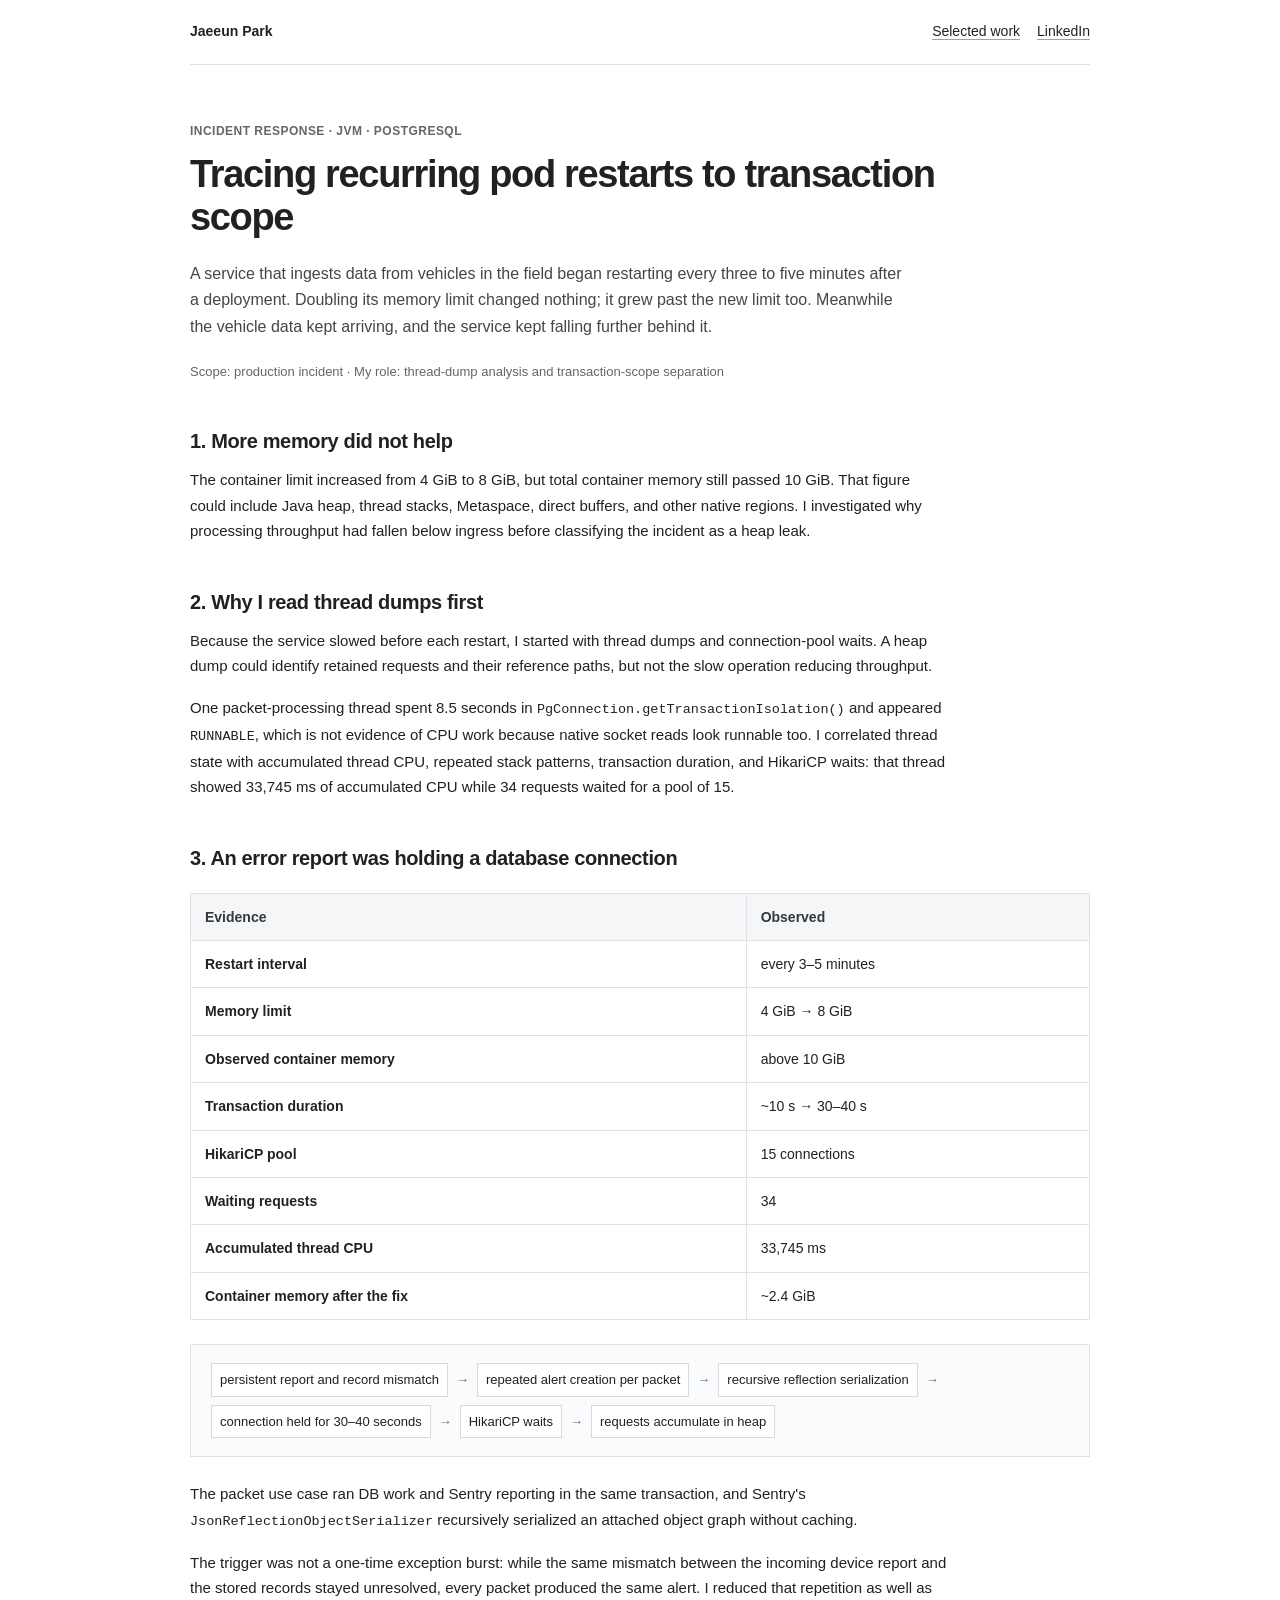
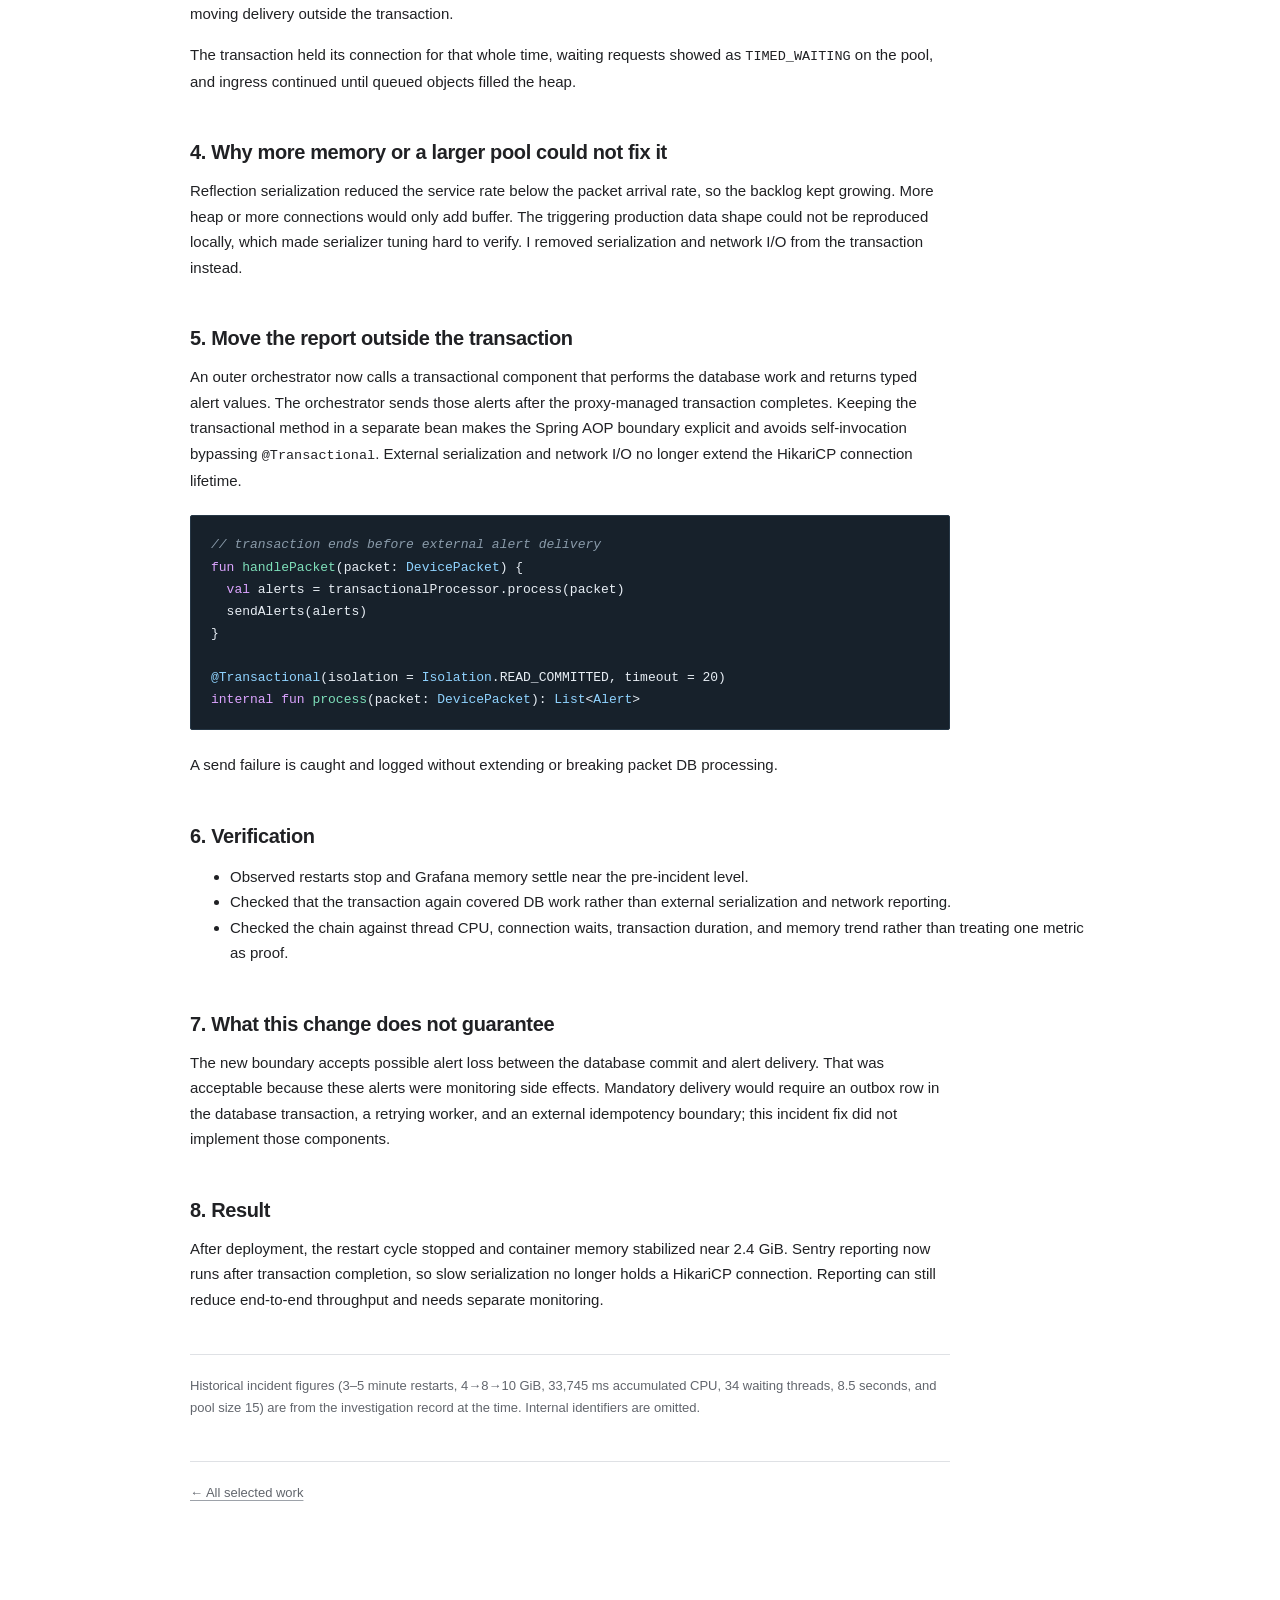
<file: notes/oom-incident.html>
<!doctype html>
<html lang="en">
<head>
<meta charset="utf-8">
<meta name="viewport" content="width=device-width, initial-scale=1">
<meta name="description" content="Case study: diagnosing recurring pod restarts through thread-dump evidence.">
<title>Tracing recurring pod restarts to transaction scope — Jaeeun Park</title>
<link rel="icon" href="../favicon.svg" type="image/svg+xml">
<link rel="stylesheet" href="../notes.css?v=20261010"></head>
<body>
<div class="wrap">
<nav class="site-nav" aria-label="Site navigation"><a class="brand" href="../index.html">Jaeeun Park</a>
<div class="nav-links"><a href="../case-studies.html">Selected work</a><a href="https://www.linkedin.com/in/ludy-jaeeun-park/">LinkedIn</a></div>
</nav>
<main>
<p class="eyebrow">Incident response · JVM · PostgreSQL</p>
<h1>Tracing recurring pod restarts to transaction scope</h1>
<p class="lede">A service that ingests data from vehicles in the field began restarting every three to five minutes after a deployment. Doubling its memory limit changed nothing; it grew past the new limit too. Meanwhile the vehicle data kept arriving, and the service kept falling further behind it.</p>
<p class="meta">Scope: production incident · My role: thread-dump analysis and transaction-scope separation</p>
<h2>1. More memory did not help</h2>
<p>The container limit increased from 4 GiB to 8 GiB, but total container memory still passed 10 GiB. That figure could include Java heap, thread stacks, Metaspace, direct buffers, and other native regions. I investigated why processing throughput had fallen below ingress before classifying the incident as a heap leak.</p>
<h2>2. Why I read thread dumps first</h2>
<p>Because the service slowed before each restart, I started with thread dumps and connection-pool waits. A heap dump could identify retained requests and their reference paths, but not the slow operation reducing throughput.</p>
<p>One packet-processing thread spent 8.5 seconds in <code>PgConnection.getTransactionIsolation()</code> and appeared <code>RUNNABLE</code>, which is not evidence of CPU work because native socket reads look runnable too. I correlated thread state with accumulated thread CPU, repeated stack patterns, transaction duration, and HikariCP waits: that thread showed 33,745 ms of accumulated CPU while 34 requests waited for a pool of 15.</p>
<h2>3. An error report was holding a database connection</h2>
<div class="table-scroll">
<table class="compare">
<thead>
<tr><th scope="col">Evidence</th><th scope="col">Observed</th></tr>
</thead>
<tbody>
<tr><td>Restart interval</td><td>every 3–5 minutes</td></tr>
<tr><td>Memory limit</td><td>4 GiB → 8 GiB</td></tr>
<tr><td>Observed container memory</td><td>above 10 GiB</td></tr>
<tr><td>Transaction duration</td><td>~10 s → 30–40 s</td></tr>
<tr><td>HikariCP pool</td><td>15 connections</td></tr>
<tr><td>Waiting requests</td><td>34</td></tr>
<tr><td>Accumulated thread CPU</td><td>33,745 ms</td></tr>
<tr><td>Container memory after the fix</td><td>~2.4 GiB</td></tr>
</tbody>
</table>
</div>
<div class="diagram">
<ol class="flow">
<li>persistent report and record mismatch</li>
<li class="arrow">→</li>
<li>repeated alert creation per packet</li>
<li class="arrow">→</li>
<li>recursive reflection serialization</li>
<li class="arrow">→</li>
<li>connection held for 30–40 seconds</li>
<li class="arrow">→</li>
<li>HikariCP waits</li>
<li class="arrow">→</li>
<li>requests accumulate in heap</li>
</ol>
</div>
<p>The packet use case ran DB work and Sentry reporting in the same transaction, and Sentry's <code>JsonReflectionObjectSerializer</code> recursively serialized an attached object graph without caching.</p>
<p>The trigger was not a one-time exception burst: while the same mismatch between the incoming device report and the stored records stayed unresolved, every packet produced the same alert. I reduced that repetition as well as moving delivery outside the transaction.</p>
<p>The transaction held its connection for that whole time, waiting requests showed as <code>TIMED_WAITING</code> on the pool, and ingress continued until queued objects filled the heap.</p>
<h2>4. Why more memory or a larger pool could not fix it</h2>
<p>Reflection serialization reduced the service rate below the packet arrival rate, so the backlog kept growing. More heap or more connections would only add buffer. The triggering production data shape could not be reproduced locally, which made serializer tuning hard to verify. I removed serialization and network I/O from the transaction instead.</p>
<h2>5. Move the report outside the transaction</h2>
<p>An outer orchestrator now calls a transactional component that performs the database work and returns typed alert values. The orchestrator sends those alerts after the proxy-managed transaction completes. Keeping the transactional method in a separate bean makes the Spring AOP boundary explicit and avoids self-invocation bypassing <code>@Transactional</code>. External serialization and network I/O no longer extend the HikariCP connection lifetime.</p>
<pre><code><span class="kt-comment">// transaction ends before external alert delivery</span>
<span class="kt-keyword">fun</span> <span class="kt-function">handlePacket</span>(packet: <span class="kt-type">DevicePacket</span>) {
  <span class="kt-keyword">val</span> alerts = transactionalProcessor.process(packet)
  sendAlerts(alerts)
}

<span class="kt-type">@Transactional</span>(isolation = <span class="kt-type">Isolation</span>.READ_COMMITTED, timeout = 20)
<span class="kt-keyword">internal fun</span> <span class="kt-function">process</span>(packet: <span class="kt-type">DevicePacket</span>): <span class="kt-type">List</span>&lt;<span class="kt-type">Alert</span>&gt;</code></pre>
<p>A send failure is caught and logged without extending or breaking packet DB processing.</p>
<h2>6. Verification</h2>
<ul class="checklist">
<li>Observed restarts stop and Grafana memory settle near the pre-incident level.</li>
<li>Checked that the transaction again covered DB work rather than external serialization and network reporting.</li>
<li>Checked the chain against thread CPU, connection waits, transaction duration, and memory trend rather than treating one metric as proof.</li>
</ul>
<h2>7. What this change does not guarantee</h2>
<p>The new boundary accepts possible alert loss between the database commit and alert delivery. That was acceptable because these alerts were monitoring side effects. Mandatory delivery would require an outbox row in the database transaction, a retrying worker, and an external idempotency boundary; this incident fix did not implement those components.</p>
<h2>8. Result</h2>
<p>After deployment, the restart cycle stopped and container memory stabilized near 2.4 GiB. Sentry reporting now runs after transaction completion, so slow serialization no longer holds a HikariCP connection. Reporting can still reduce end-to-end throughput and needs separate monitoring.</p>
<p class="note">Historical incident figures (3–5 minute restarts, 4→8→10 GiB, 33,745 ms accumulated CPU, 34 waiting threads, 8.5 seconds, and pool size 15) are from the investigation record at the time. Internal identifiers are omitted.</p>
<p class="note"><a href="../case-studies.html">← All selected work</a></p>
</main>
<footer>© Jaeeun Park</footer>
</div>
</body>
</html>
</file>
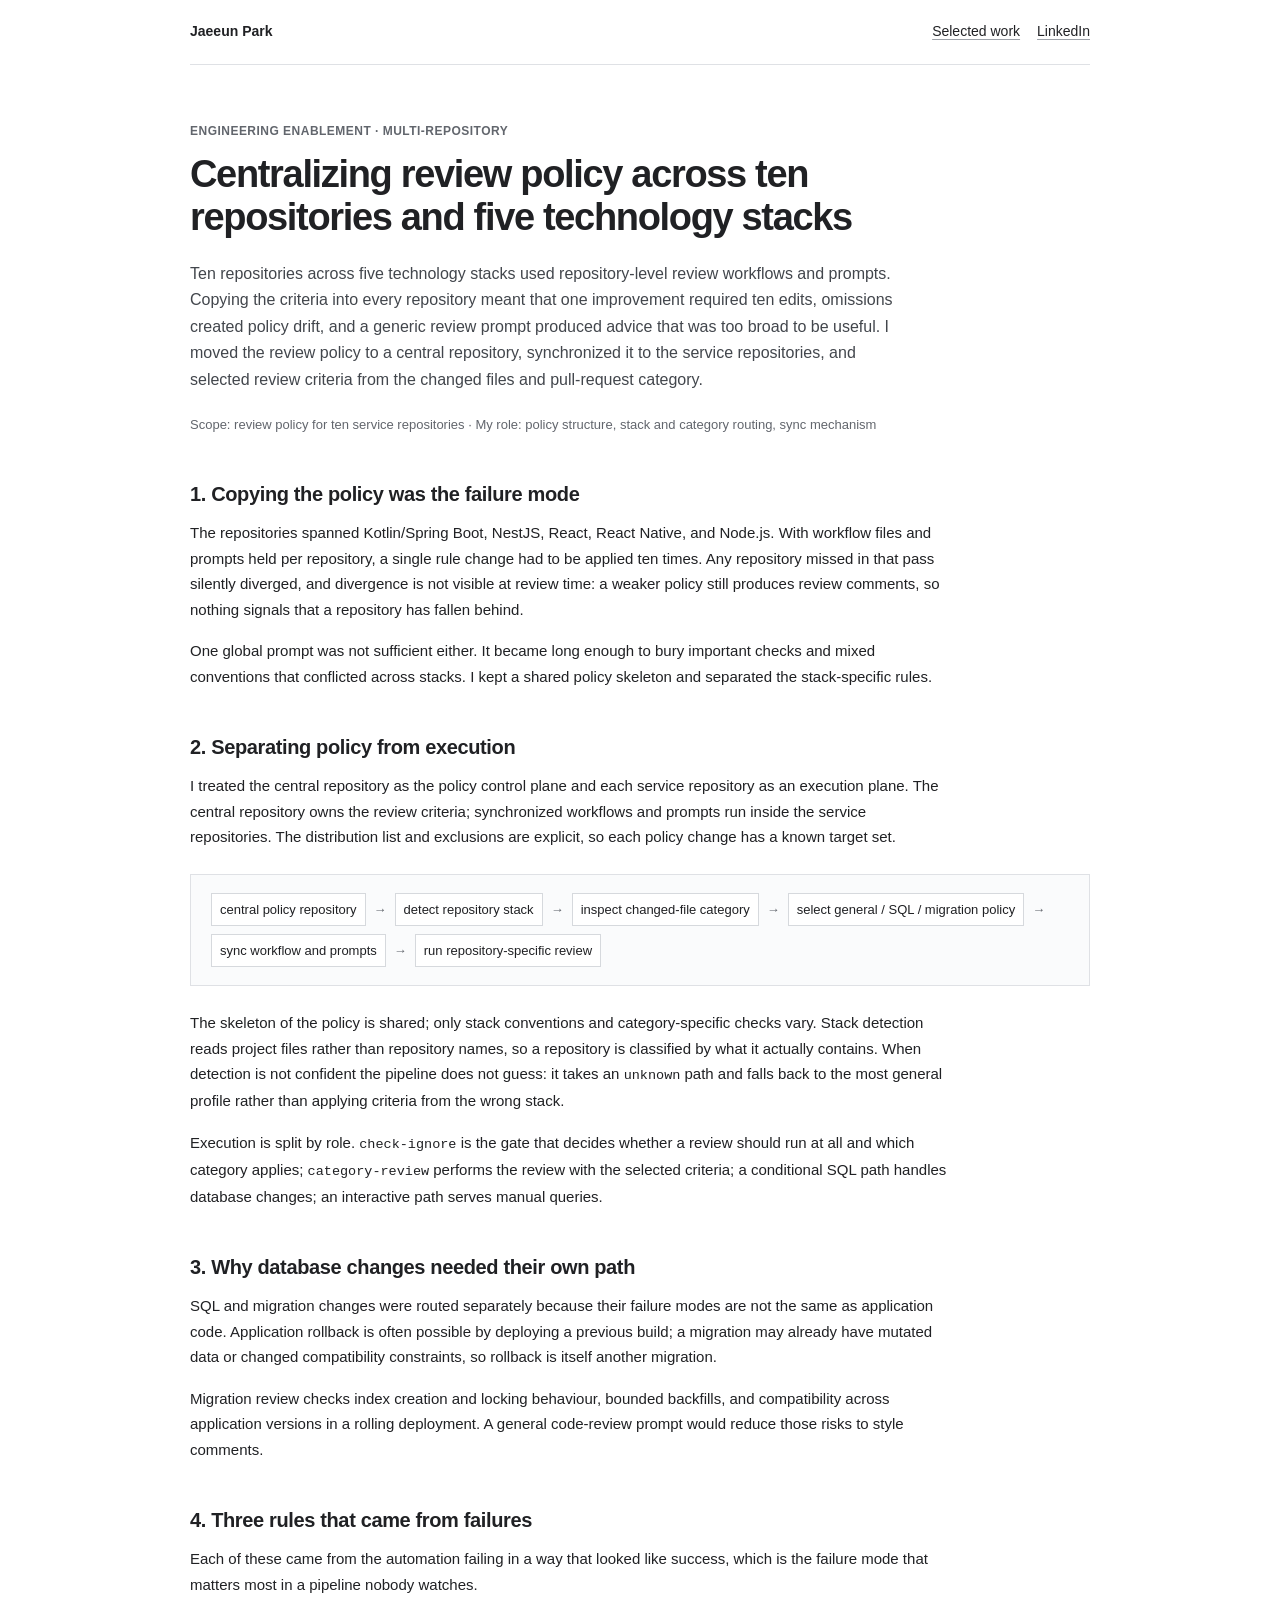
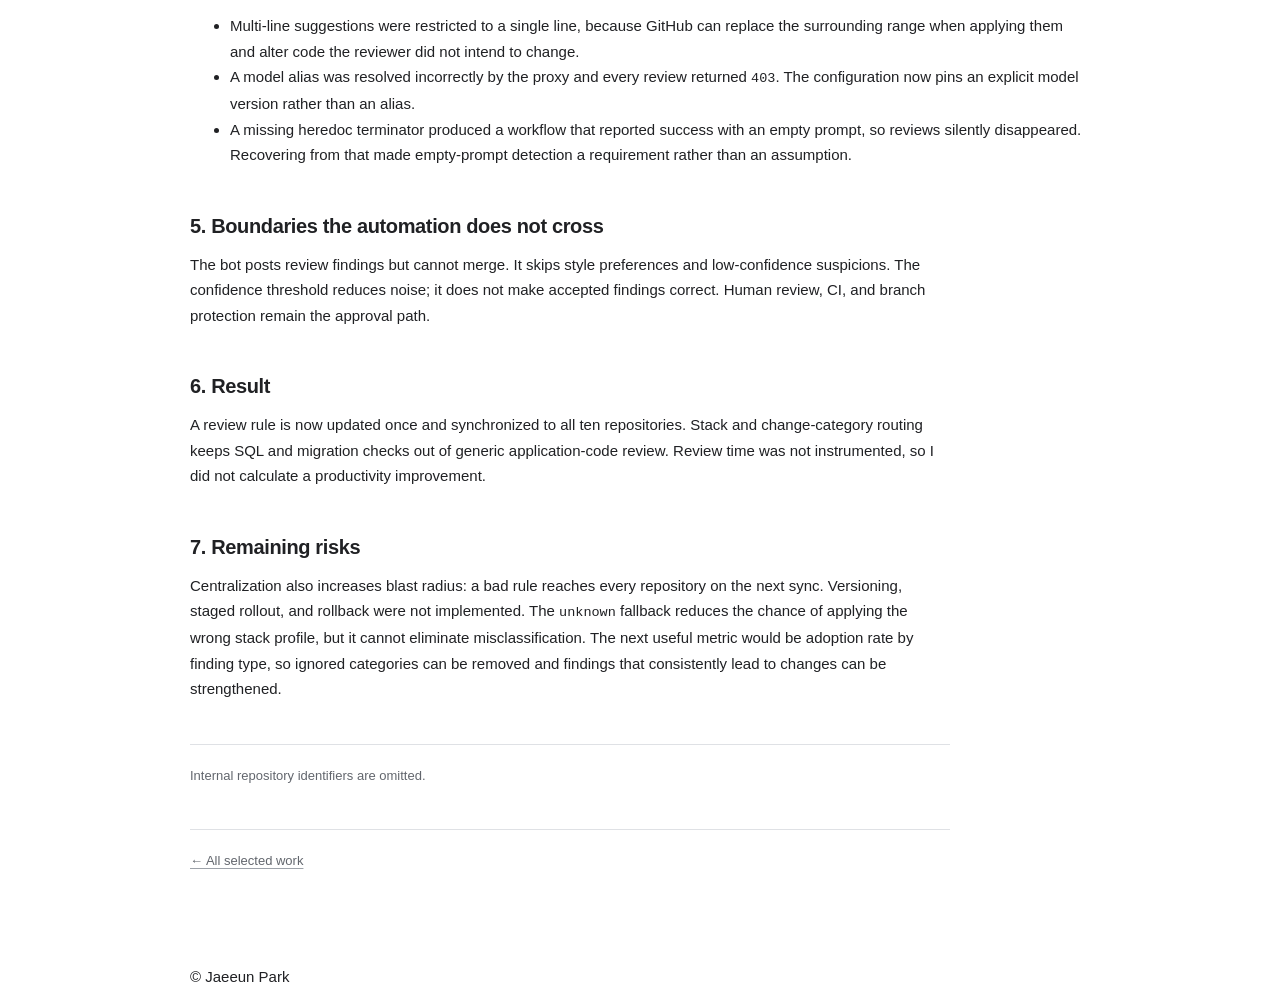
<file: notes/review-policy.html>
<!doctype html>
<html lang="en">
<head>
<meta charset="utf-8">
<meta name="viewport" content="width=device-width, initial-scale=1">
<meta name="description" content="Case study: centralizing pull-request review policy across ten repositories and five technology stacks, with stack and change-category routing.">
<title>Centralizing review policy across ten repositories — Jaeeun Park</title>
<link rel="icon" href="../favicon.svg" type="image/svg+xml">
<link rel="stylesheet" href="../notes.css?v=20261010"></head>
<body>
<div class="wrap">
<nav class="site-nav" aria-label="Site navigation"><a class="brand" href="../index.html">Jaeeun Park</a>
<div class="nav-links"><a href="../case-studies.html">Selected work</a><a href="https://www.linkedin.com/in/ludy-jaeeun-park/">LinkedIn</a></div>
</nav>
<main>
<p class="eyebrow">Engineering enablement · Multi-repository</p>
<h1>Centralizing review policy across ten repositories and five technology stacks</h1>
<p class="lede">Ten repositories across five technology stacks used repository-level review workflows and prompts. Copying the criteria into every repository meant that one improvement required ten edits, omissions created policy drift, and a generic review prompt produced advice that was too broad to be useful. I moved the review policy to a central repository, synchronized it to the service repositories, and selected review criteria from the changed files and pull-request category.</p>
<p class="meta">Scope: review policy for ten service repositories · My role: policy structure, stack and category routing, sync mechanism</p>
<h2>1. Copying the policy was the failure mode</h2>
<p>The repositories spanned Kotlin/Spring Boot, NestJS, React, React Native, and Node.js. With workflow files and prompts held per repository, a single rule change had to be applied ten times. Any repository missed in that pass silently diverged, and divergence is not visible at review time: a weaker policy still produces review comments, so nothing signals that a repository has fallen behind.</p>
<p>One global prompt was not sufficient either. It became long enough to bury important checks and mixed conventions that conflicted across stacks. I kept a shared policy skeleton and separated the stack-specific rules.</p>
<h2>2. Separating policy from execution</h2>
<p>I treated the central repository as the policy control plane and each service repository as an execution plane. The central repository owns the review criteria; synchronized workflows and prompts run inside the service repositories. The distribution list and exclusions are explicit, so each policy change has a known target set.</p>
<div class="diagram">
<ol class="flow">
<li>central policy repository</li>
<li class="arrow">→</li>
<li>detect repository stack</li>
<li class="arrow">→</li>
<li>inspect changed-file category</li>
<li class="arrow">→</li>
<li>select general / SQL / migration policy</li>
<li class="arrow">→</li>
<li>sync workflow and prompts</li>
<li class="arrow">→</li>
<li>run repository-specific review</li>
</ol>
</div>
<p>The skeleton of the policy is shared; only stack conventions and category-specific checks vary. Stack detection reads project files rather than repository names, so a repository is classified by what it actually contains. When detection is not confident the pipeline does not guess: it takes an <code>unknown</code> path and falls back to the most general profile rather than applying criteria from the wrong stack.</p>
<p>Execution is split by role. <code>check-ignore</code> is the gate that decides whether a review should run at all and which category applies; <code>category-review</code> performs the review with the selected criteria; a conditional SQL path handles database changes; an interactive path serves manual queries.</p>
<h2>3. Why database changes needed their own path</h2>
<p>SQL and migration changes were routed separately because their failure modes are not the same as application code. Application rollback is often possible by deploying a previous build; a migration may already have mutated data or changed compatibility constraints, so rollback is itself another migration.</p>
<p>Migration review checks index creation and locking behaviour, bounded backfills, and compatibility across application versions in a rolling deployment. A general code-review prompt would reduce those risks to style comments.</p>
<h2>4. Three rules that came from failures</h2>
<p>Each of these came from the automation failing in a way that looked like success, which is the failure mode that matters most in a pipeline nobody watches.</p>
<ul>
<li>Multi-line suggestions were restricted to a single line, because GitHub can replace the surrounding range when applying them and alter code the reviewer did not intend to change.</li>
<li>A model alias was resolved incorrectly by the proxy and every review returned <code>403</code>. The configuration now pins an explicit model version rather than an alias.</li>
<li>A missing heredoc terminator produced a workflow that reported success with an empty prompt, so reviews silently disappeared. Recovering from that made empty-prompt detection a requirement rather than an assumption.</li>
</ul>
<h2>5. Boundaries the automation does not cross</h2>
<p>The bot posts review findings but cannot merge. It skips style preferences and low-confidence suspicions. The confidence threshold reduces noise; it does not make accepted findings correct. Human review, CI, and branch protection remain the approval path.</p>
<h2>6. Result</h2>
<p>A review rule is now updated once and synchronized to all ten repositories. Stack and change-category routing keeps SQL and migration checks out of generic application-code review. Review time was not instrumented, so I did not calculate a productivity improvement.</p>
<h2>7. Remaining risks</h2>
<p>Centralization also increases blast radius: a bad rule reaches every repository on the next sync. Versioning, staged rollout, and rollback were not implemented. The <code>unknown</code> fallback reduces the chance of applying the wrong stack profile, but it cannot eliminate misclassification. The next useful metric would be adoption rate by finding type, so ignored categories can be removed and findings that consistently lead to changes can be strengthened.</p>
<p class="note">Internal repository identifiers are omitted.</p>
<p class="note"><a href="../case-studies.html">← All selected work</a></p>
</main>
<footer>© Jaeeun Park</footer>
</div>
</body>
</html>
</file>
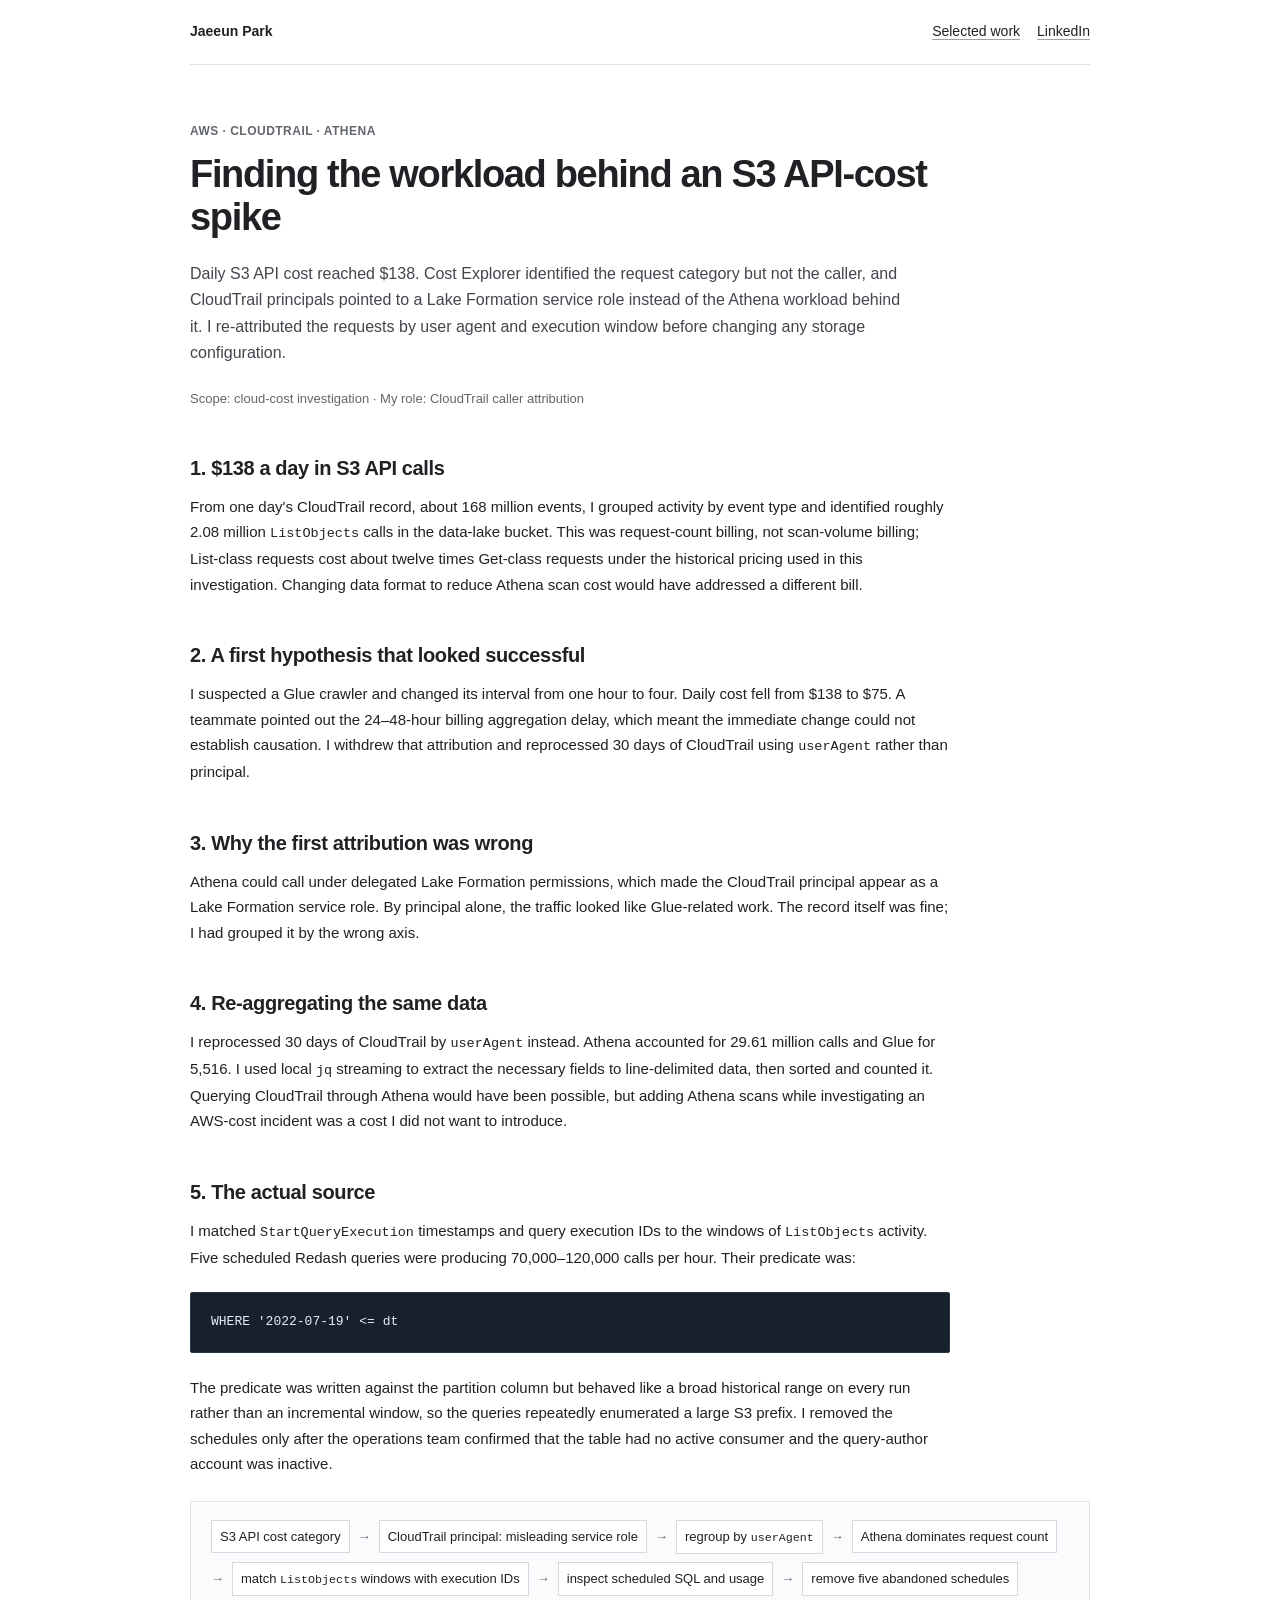
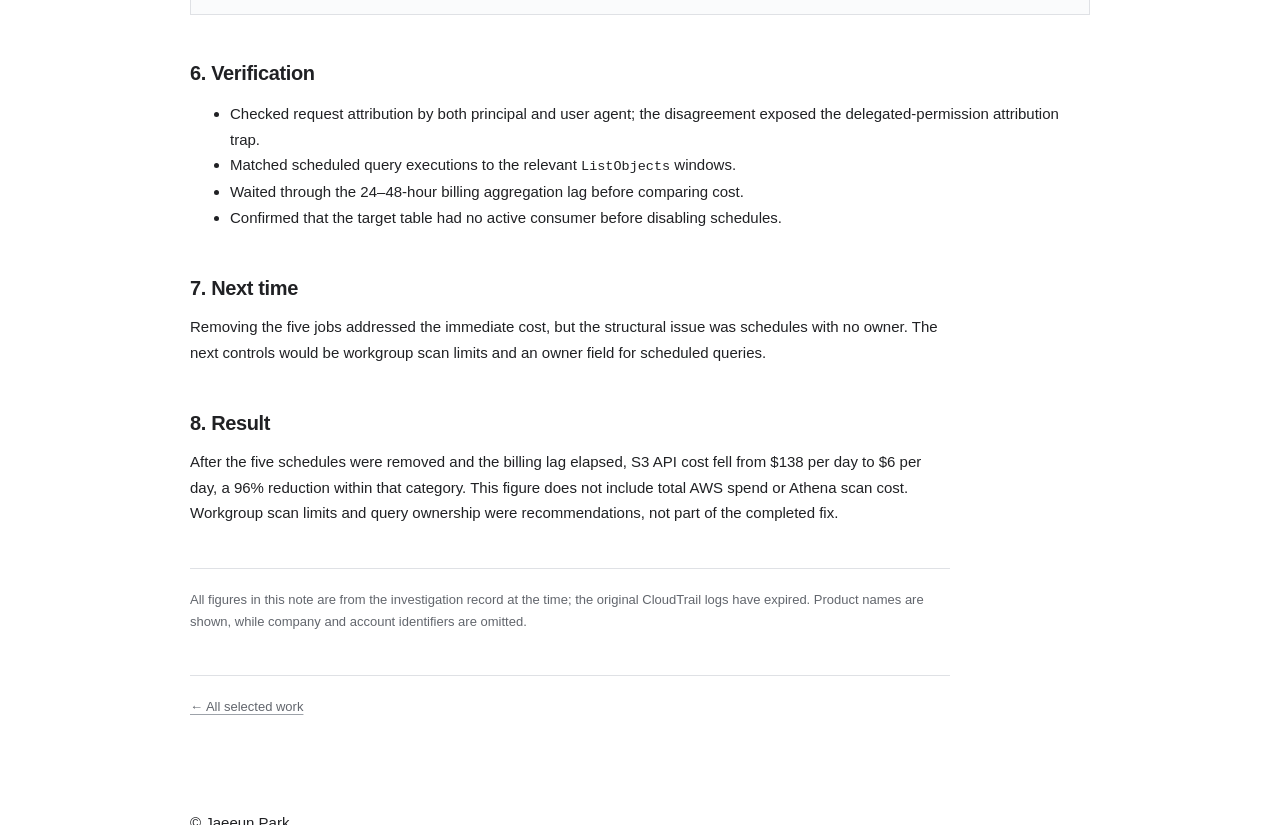
<file: notes/s3-cost-investigation.html>
<!doctype html>
<html lang="en">
<head>
<meta charset="utf-8">
<meta name="viewport" content="width=device-width, initial-scale=1">
<meta name="description" content="Case study: tracing an S3 API-cost spike to abandoned scheduled queries.">
<title>Finding the workload behind an S3 API-cost spike — Jaeeun Park</title>
<link rel="icon" href="../favicon.svg" type="image/svg+xml">
<link rel="stylesheet" href="../notes.css?v=20261010"></head>
<body>
<div class="wrap">
<nav class="site-nav" aria-label="Site navigation"><a class="brand" href="../index.html">Jaeeun Park</a>
<div class="nav-links"><a href="../case-studies.html">Selected work</a><a href="https://www.linkedin.com/in/ludy-jaeeun-park/">LinkedIn</a></div>
</nav>
<main>
<p class="eyebrow">AWS · CloudTrail · Athena</p>
<h1>Finding the workload behind an S3 API-cost spike</h1>
<p class="lede">Daily S3 API cost reached $138. Cost Explorer identified the request category but not the caller, and CloudTrail principals pointed to a Lake Formation service role instead of the Athena workload behind it. I re-attributed the requests by user agent and execution window before changing any storage configuration.</p>
<p class="meta">Scope: cloud-cost investigation · My role: CloudTrail caller attribution</p>
<h2>1. $138 a day in S3 API calls</h2>
<p>From one day's CloudTrail record, about 168 million events, I grouped activity by event type and identified roughly 2.08 million <code>ListObjects</code> calls in the data-lake bucket. This was request-count billing, not scan-volume billing; List-class requests cost about twelve times Get-class requests under the historical pricing used in this investigation. Changing data format to reduce Athena scan cost would have addressed a different bill.</p>
<h2>2. A first hypothesis that looked successful</h2>
<p>I suspected a Glue crawler and changed its interval from one hour to four. Daily cost fell from $138 to $75. A teammate pointed out the 24–48-hour billing aggregation delay, which meant the immediate change could not establish causation. I withdrew that attribution and reprocessed 30 days of CloudTrail using <code>userAgent</code> rather than principal.</p>
<h2>3. Why the first attribution was wrong</h2>
<p>Athena could call under delegated Lake Formation permissions, which made the CloudTrail principal appear as a Lake Formation service role. By principal alone, the traffic looked like Glue-related work. The record itself was fine; I had grouped it by the wrong axis.</p>
<h2>4. Re-aggregating the same data</h2>
<p>I reprocessed 30 days of CloudTrail by <code>userAgent</code> instead. Athena accounted for 29.61 million calls and Glue for 5,516. I used local <code>jq</code> streaming to extract the necessary fields to line-delimited data, then sorted and counted it. Querying CloudTrail through Athena would have been possible, but adding Athena scans while investigating an AWS-cost incident was a cost I did not want to introduce.</p>
<h2>5. The actual source</h2>
<p>I matched <code>StartQueryExecution</code> timestamps and query execution IDs to the windows of <code>ListObjects</code> activity. Five scheduled Redash queries were producing 70,000–120,000 calls per hour. Their predicate was:</p>
<pre><code>WHERE '2022-07-19' &lt;= dt</code></pre>
<p>The predicate was written against the partition column but behaved like a broad historical range on every run rather than an incremental window, so the queries repeatedly enumerated a large S3 prefix. I removed the schedules only after the operations team confirmed that the table had no active consumer and the query-author account was inactive.</p>
<div class="diagram">
<ol class="flow">
<li>S3 API cost category</li>
<li class="arrow">→</li>
<li>CloudTrail principal: misleading service role</li>
<li class="arrow">→</li>
<li>regroup by <code>userAgent</code></li>
<li class="arrow">→</li>
<li>Athena dominates request count</li>
<li class="arrow">→</li>
<li>match <code>ListObjects</code> windows with execution IDs</li>
<li class="arrow">→</li>
<li>inspect scheduled SQL and usage</li>
<li class="arrow">→</li>
<li>remove five abandoned schedules</li>
</ol>
</div>
<h2>6. Verification</h2>
<ul class="checklist">
<li>Checked request attribution by both principal and user agent; the disagreement exposed the delegated-permission attribution trap.</li>
<li>Matched scheduled query executions to the relevant <code>ListObjects</code> windows.</li>
<li>Waited through the 24–48-hour billing aggregation lag before comparing cost.</li>
<li>Confirmed that the target table had no active consumer before disabling schedules.</li>
</ul>
<h2>7. Next time</h2>
<p>Removing the five jobs addressed the immediate cost, but the structural issue was schedules with no owner. The next controls would be workgroup scan limits and an owner field for scheduled queries.</p>
<h2>8. Result</h2>
<p>After the five schedules were removed and the billing lag elapsed, S3 API cost fell from $138 per day to $6 per day, a 96% reduction within that category. This figure does not include total AWS spend or Athena scan cost. Workgroup scan limits and query ownership were recommendations, not part of the completed fix.</p>
<p class="note">All figures in this note are from the investigation record at the time; the original CloudTrail logs have expired. Product names are shown, while company and account identifiers are omitted.</p>
<p class="note"><a href="../case-studies.html">← All selected work</a></p>
</main>
<footer>© Jaeeun Park</footer>
</div>
</body>
</html>
</file>
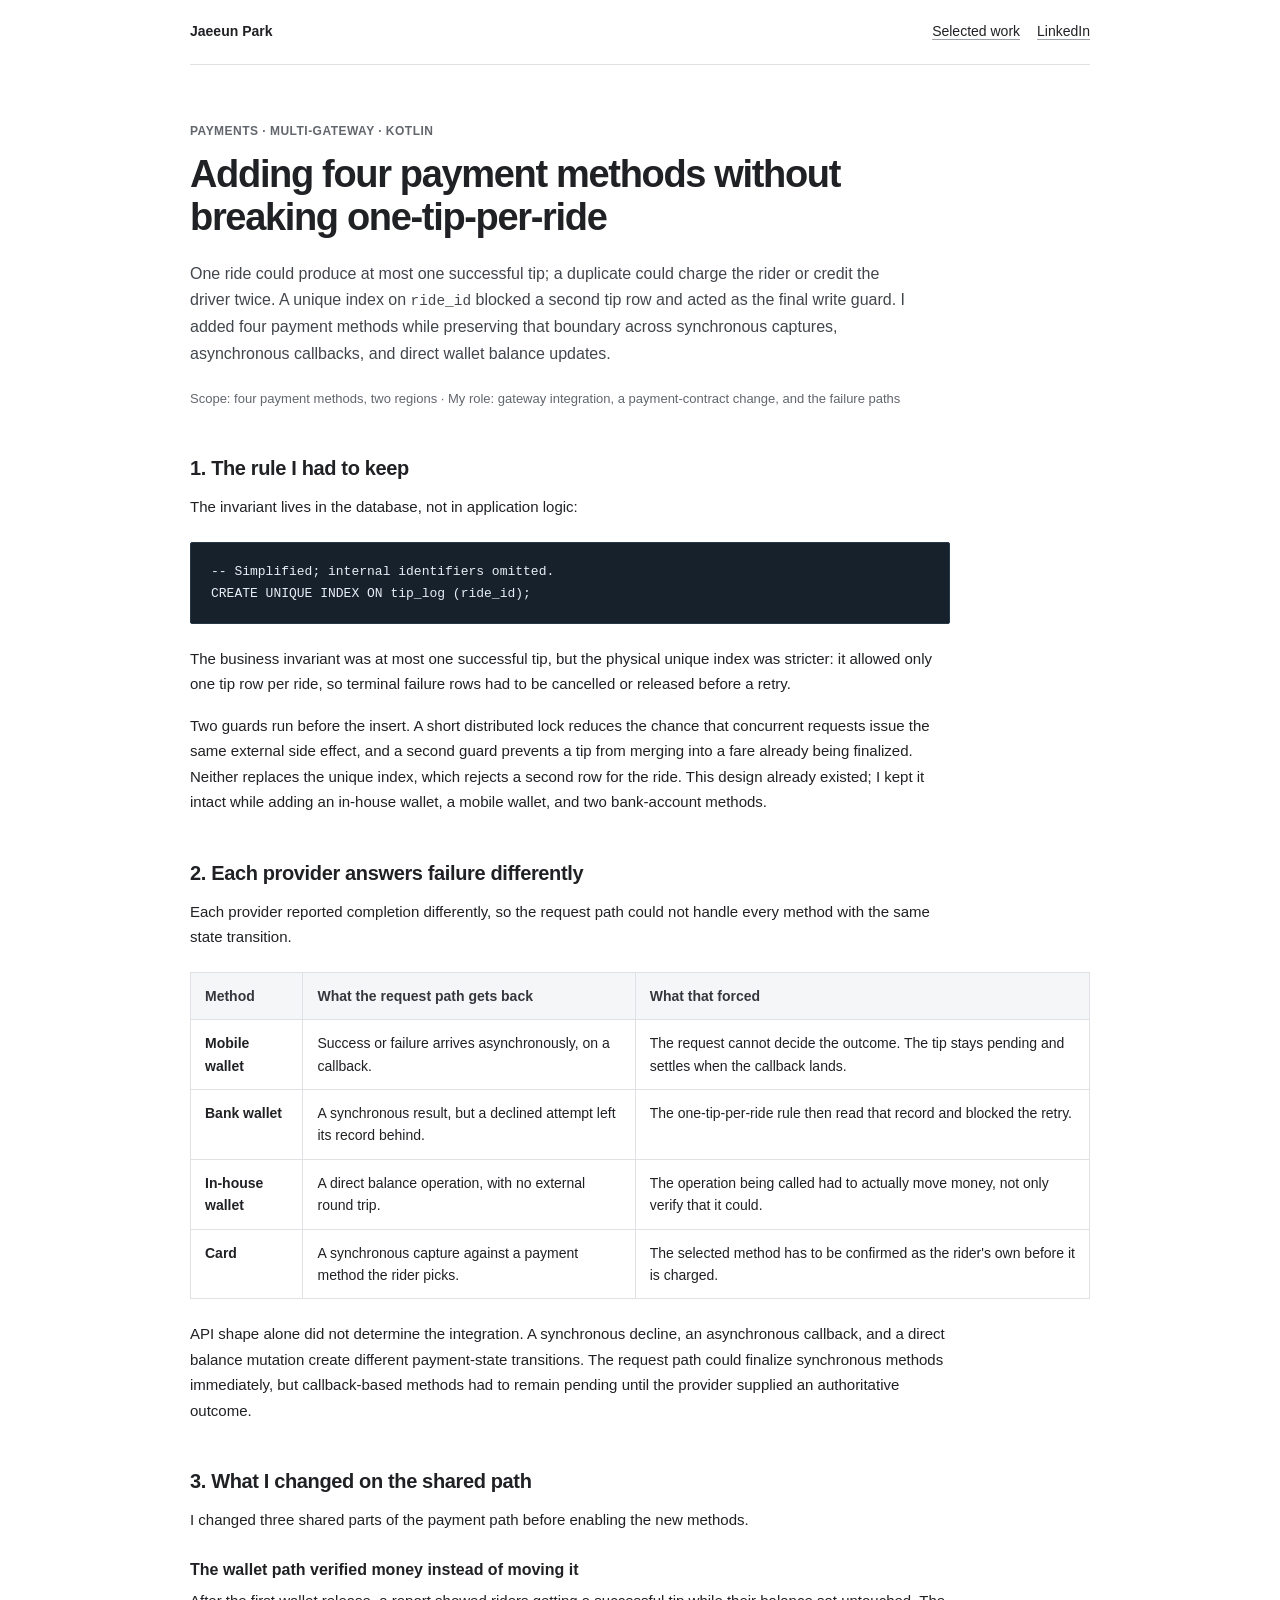
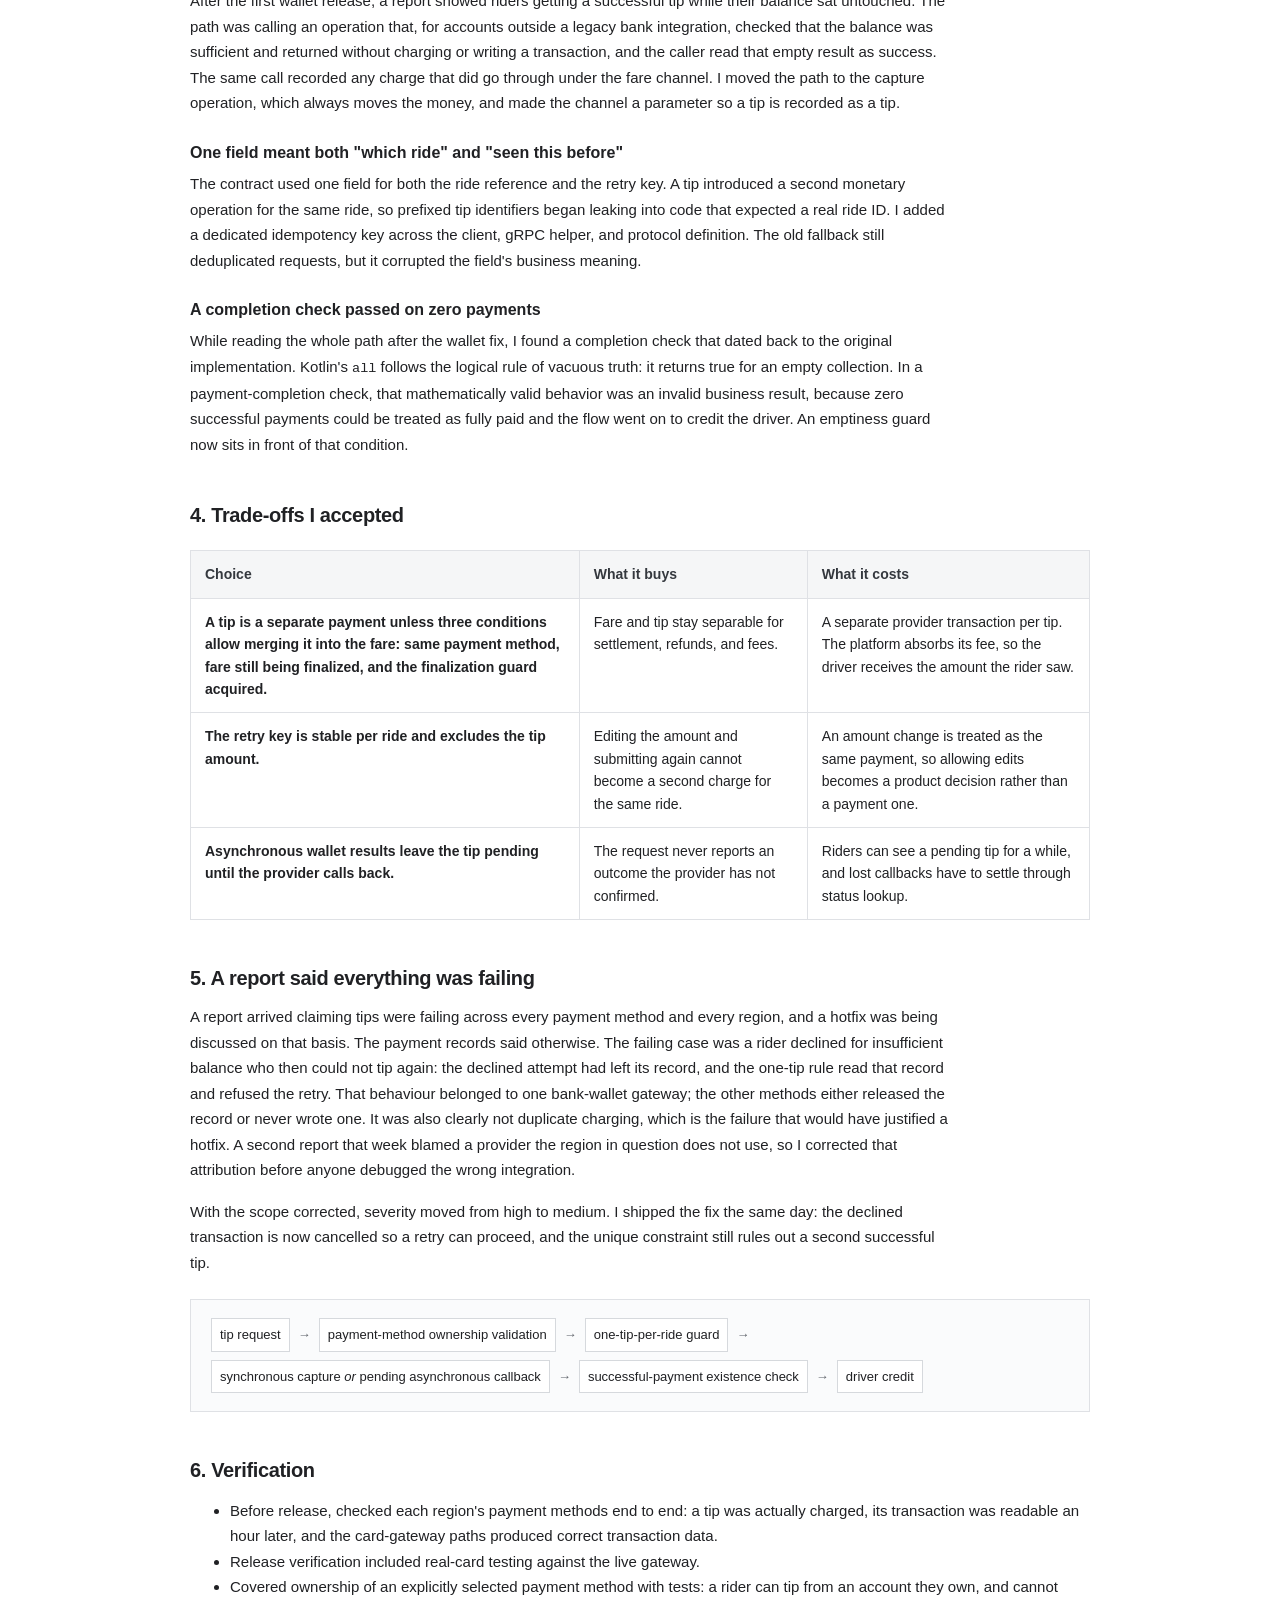
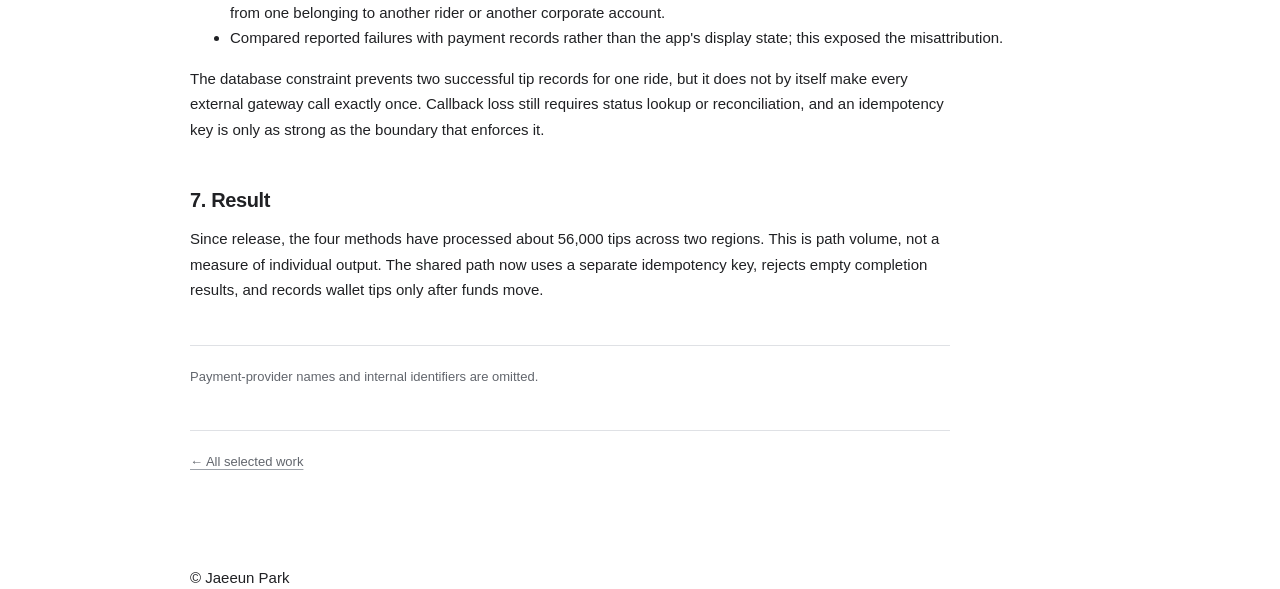
<file: notes/tipping-payment-flow.html>
<!doctype html>
<html lang="en">
<head>
<meta charset="utf-8">
<meta name="viewport" content="width=device-width, initial-scale=1">
<meta name="description" content="Case study: adding four payment methods to a one-tip-per-ride flow, with the contract change, the trade-offs, and a production report narrowed before it became a hotfix.">
<title>Adding four payment methods without breaking one-tip-per-ride — Jaeeun Park</title>
<link rel="icon" href="../favicon.svg" type="image/svg+xml">
<link rel="stylesheet" href="../notes.css?v=20261010"></head>
<body>
<div class="wrap">
<nav class="site-nav" aria-label="Site navigation"><a class="brand" href="../index.html">Jaeeun Park</a>
<div class="nav-links"><a href="../case-studies.html">Selected work</a><a href="https://www.linkedin.com/in/ludy-jaeeun-park/">LinkedIn</a></div>
</nav>
<main>
<p class="eyebrow">Payments · Multi-gateway · Kotlin</p>
<h1>Adding four payment methods without breaking one-tip-per-ride</h1>
<p class="lede">One ride could produce at most one successful tip; a duplicate could charge the rider or credit the driver twice. A unique index on <code>ride_id</code> blocked a second tip row and acted as the final write guard. I added four payment methods while preserving that boundary across synchronous captures, asynchronous callbacks, and direct wallet balance updates.</p>
<p class="meta">Scope: four payment methods, two regions · My role: gateway integration, a payment-contract change, and the failure paths</p>
<h2>1. The rule I had to keep</h2>
<p>The invariant lives in the database, not in application logic:</p>
<pre><code>-- Simplified; internal identifiers omitted.
CREATE UNIQUE INDEX ON tip_log (ride_id);</code></pre>
<p>The business invariant was at most one successful tip, but the physical unique index was stricter: it allowed only one tip row per ride, so terminal failure rows had to be cancelled or released before a retry.</p>
<p>Two guards run before the insert. A short distributed lock reduces the chance that concurrent requests issue the same external side effect, and a second guard prevents a tip from merging into a fare already being finalized. Neither replaces the unique index, which rejects a second row for the ride. This design already existed; I kept it intact while adding an in-house wallet, a mobile wallet, and two bank-account methods.</p>
<h2>2. Each provider answers failure differently</h2>
<p>Each provider reported completion differently, so the request path could not handle every method with the same state transition.</p>
<div class="table-scroll">
<table class="compare">
<thead>
<tr><th scope="col">Method</th><th scope="col">What the request path gets back</th><th scope="col">What that forced</th></tr>
</thead>
<tbody>
<tr><td>Mobile wallet</td><td>Success or failure arrives asynchronously, on a callback.</td><td>The request cannot decide the outcome. The tip stays pending and settles when the callback lands.</td></tr>
<tr><td>Bank wallet</td><td>A synchronous result, but a declined attempt left its record behind.</td><td>The one-tip-per-ride rule then read that record and blocked the retry.</td></tr>
<tr><td>In-house wallet</td><td>A direct balance operation, with no external round trip.</td><td>The operation being called had to actually move money, not only verify that it could.</td></tr>
<tr><td>Card</td><td>A synchronous capture against a payment method the rider picks.</td><td>The selected method has to be confirmed as the rider's own before it is charged.</td></tr>
</tbody>
</table>
</div>
<p>API shape alone did not determine the integration. A synchronous decline, an asynchronous callback, and a direct balance mutation create different payment-state transitions. The request path could finalize synchronous methods immediately, but callback-based methods had to remain pending until the provider supplied an authoritative outcome.</p>
<h2>3. What I changed on the shared path</h2>
<p>I changed three shared parts of the payment path before enabling the new methods.</p>
<h3>The wallet path verified money instead of moving it</h3>
<p>After the first wallet release, a report showed riders getting a successful tip while their balance sat untouched. The path was calling an operation that, for accounts outside a legacy bank integration, checked that the balance was sufficient and returned without charging or writing a transaction, and the caller read that empty result as success. The same call recorded any charge that did go through under the fare channel. I moved the path to the capture operation, which always moves the money, and made the channel a parameter so a tip is recorded as a tip.</p>
<h3>One field meant both "which ride" and "seen this before"</h3>
<p>The contract used one field for both the ride reference and the retry key. A tip introduced a second monetary operation for the same ride, so prefixed tip identifiers began leaking into code that expected a real ride ID. I added a dedicated idempotency key across the client, gRPC helper, and protocol definition. The old fallback still deduplicated requests, but it corrupted the field's business meaning.</p>
<h3>A completion check passed on zero payments</h3>
<p>While reading the whole path after the wallet fix, I found a completion check that dated back to the original implementation. Kotlin's <code>all</code> follows the logical rule of vacuous truth: it returns true for an empty collection. In a payment-completion check, that mathematically valid behavior was an invalid business result, because zero successful payments could be treated as fully paid and the flow went on to credit the driver. An emptiness guard now sits in front of that condition.</p>
<h2>4. Trade-offs I accepted</h2>
<div class="table-scroll">
<table class="compare">
<thead>
<tr><th scope="col">Choice</th><th scope="col">What it buys</th><th scope="col">What it costs</th></tr>
</thead>
<tbody>
<tr><td>A tip is a separate payment unless three conditions allow merging it into the fare: same payment method, fare still being finalized, and the finalization guard acquired.</td><td>Fare and tip stay separable for settlement, refunds, and fees.</td><td>A separate provider transaction per tip. The platform absorbs its fee, so the driver receives the amount the rider saw.</td></tr>
<tr><td>The retry key is stable per ride and excludes the tip amount.</td><td>Editing the amount and submitting again cannot become a second charge for the same ride.</td><td>An amount change is treated as the same payment, so allowing edits becomes a product decision rather than a payment one.</td></tr>
<tr><td>Asynchronous wallet results leave the tip pending until the provider calls back.</td><td>The request never reports an outcome the provider has not confirmed.</td><td>Riders can see a pending tip for a while, and lost callbacks have to settle through status lookup.</td></tr>
</tbody>
</table>
</div>
<h2>5. A report said everything was failing</h2>
<p>A report arrived claiming tips were failing across every payment method and every region, and a hotfix was being discussed on that basis. The payment records said otherwise. The failing case was a rider declined for insufficient balance who then could not tip again: the declined attempt had left its record, and the one-tip rule read that record and refused the retry. That behaviour belonged to one bank-wallet gateway; the other methods either released the record or never wrote one. It was also clearly not duplicate charging, which is the failure that would have justified a hotfix. A second report that week blamed a provider the region in question does not use, so I corrected that attribution before anyone debugged the wrong integration.</p>
<p>With the scope corrected, severity moved from high to medium. I shipped the fix the same day: the declined transaction is now cancelled so a retry can proceed, and the unique constraint still rules out a second successful tip.</p>
<div class="diagram">
<ol class="flow">
<li>tip request</li>
<li class="arrow">→</li>
<li>payment-method ownership validation</li>
<li class="arrow">→</li>
<li>one-tip-per-ride guard</li>
<li class="arrow">→</li>
<li>synchronous capture <em>or</em> pending asynchronous callback</li>
<li class="arrow">→</li>
<li>successful-payment existence check</li>
<li class="arrow">→</li>
<li>driver credit</li>
</ol>
</div>
<h2>6. Verification</h2>
<ul>
<li>Before release, checked each region's payment methods end to end: a tip was actually charged, its transaction was readable an hour later, and the card-gateway paths produced correct transaction data.</li>
<li>Release verification included real-card testing against the live gateway.</li>
<li>Covered ownership of an explicitly selected payment method with tests: a rider can tip from an account they own, and cannot from one belonging to another rider or another corporate account.</li>
<li>Compared reported failures with payment records rather than the app's display state; this exposed the misattribution.</li>
</ul>
<p>The database constraint prevents two successful tip records for one ride, but it does not by itself make every external gateway call exactly once. Callback loss still requires status lookup or reconciliation, and an idempotency key is only as strong as the boundary that enforces it.</p>
<h2>7. Result</h2>
<p>Since release, the four methods have processed about 56,000 tips across two regions. This is path volume, not a measure of individual output. The shared path now uses a separate idempotency key, rejects empty completion results, and records wallet tips only after funds move.</p>
<p class="note">Payment-provider names and internal identifiers are omitted.</p>
<p class="note"><a href="../case-studies.html">← All selected work</a></p>
</main>
<footer>© Jaeeun Park</footer>
</div>
</body>
</html>
</file>
<file: notes.css>
/* Shared layout for case-study notes */:root { --ink:#202124; --muted:#62666d; --line:#dfe1e5; --soft:#f6f7f8; --accent:#1a5d9f; --paper:#fff; }* { box-sizing:border-box; }html { scroll-behavior:smooth; }body { margin:0; background:var(--paper); color:var(--ink); font:15px/1.7 -apple-system,BlinkMacSystemFont,"Segoe UI",sans-serif; -webkit-font-smoothing:antialiased; }a { color:inherit; text-decoration-color:#9da2a9; text-underline-offset:3px; text-decoration-thickness:1px; }a:hover { color:var(--accent); text-decoration-thickness:2px; }a:focus-visible, summary:focus-visible { outline:2px solid var(--accent); outline-offset:4px; }.wrap { width:min(900px,calc(100% - 48px)); margin:0 auto; }.site-nav { display:flex; align-items:center; justify-content:space-between; gap:18px; padding:20px 0; border-bottom:1px solid var(--line); font-size:14px; }.brand { font-weight:650; text-decoration:none; }.nav-links { display:flex; gap:17px; }main { padding:56px 0 76px; }.eyebrow { margin:0 0 12px; color:var(--muted); font-size:12px; font-weight:650; letter-spacing:.04em; text-transform:uppercase; }h1 { max-width:760px; margin:0; font-size:clamp(27px,4vw,38px); line-height:1.13; letter-spacing:-.035em; }h2 { margin:46px 0 13px; font-size:20px; line-height:1.25; letter-spacing:-.018em; }h3 { margin:26px 0 7px; font-size:16px; line-height:1.4; }p { max-width:760px; margin:0 0 16px; }.lede { max-width:720px; margin-top:22px; color:#42464c; font-size:16px; line-height:1.65; }.meta { margin-top:21px; color:var(--muted); font-size:13px; }.rule { margin:48px 0 0; border:0; border-top:1px solid var(--line); }.case-list { margin-top:42px; border-top:1px solid var(--line); }.case { display:grid; grid-template-columns:minmax(0,1fr) 155px; gap:30px; padding:29px 0 30px; border-bottom:1px solid var(--line); }.case h3 { margin:0 0 8px; font-size:18px; }.case h3 a { text-decoration:none; }.case p { margin:0; color:#454950; }.case .tags, .note-label { margin-bottom:7px; color:var(--muted); font-size:12px; }.metric { align-self:start; color:#3f444b; font-size:13px; line-height:1.55; }.metric strong { display:block; margin-bottom:3px; color:var(--ink); font-size:16px; }.note { margin-top:42px; padding-top:20px; border-top:1px solid var(--line); color:var(--muted); font-size:13px; }.section-intro { color:#4c5158; }.diagram { margin:24px 0; padding:18px 20px; border:1px solid var(--line); background:#fafbfc; font-size:13px; line-height:1.65; }.flow { display:flex; flex-wrap:wrap; align-items:center; gap:8px; padding:0; margin:0; list-style:none; }.flow li { padding:5px 8px; border:1px solid #d6d9dd; background:#fff; }.flow .arrow { padding:0; border:0; background:transparent; color:var(--muted); }.callout { margin:23px 0; padding:15px 18px; border-left:3px solid #8b929b; background:var(--soft); }
code { font-family: ui-monospace, SFMono-Regular, Menlo, Monaco, Consolas, monospace; font-size:.9em; }


table { width:100%; margin:22px 0; border-collapse:collapse; font-size:14px; line-height:1.6; }
th, td { padding:12px 14px; border:1px solid var(--line); vertical-align:top; text-align:left; }
th { background:#f5f6f7; color:#34383e; font-weight:650; }
td:first-child { font-weight:600; }
pre { max-width:760px; margin:22px 0; padding:18px 20px; overflow:auto; border:1px solid #263746; border-radius:2px; background:#17212b; color:#e8eef5; font:13px/1.7 ui-monospace, SFMono-Regular, Menlo, Monaco, Consolas, monospace; tab-size:2; }
pre code { color:inherit; font-size:inherit; }
.kt-keyword { color:#dca4ff; }
.kt-type { color:#8fd3ff; }
.kt-function { color:#7ee0ba; }
.kt-string { color:#f0c674; }
.kt-comment { color:#8a9baa; font-style:italic; }
.inline-code { padding:1px 4px; border:1px solid #e0e3e6; background:#f6f7f8; color:#30343a; font:0.9em ui-monospace, SFMono-Regular, Menlo, Monaco, Consolas, monospace; }

.pdr { display:grid; grid-template-columns:auto 1fr; gap:3px 9px; margin:0; }
.pdr dt { color:var(--ink); font-weight:650; }
.pdr dd { margin:0; }
.experience-heading { margin-top:25px; margin-bottom:6px; }
.experience-list { max-width:760px; margin:0; padding-left:20px; }
.experience-list li { margin:4px 0; }
@media (max-width:620px) {
  .wrap { width:min(100% - 32px, 900px); }
  .site-nav { align-items:flex-start; }
  .nav-links { flex-wrap:wrap; justify-content:flex-end; row-gap:6px; }
  .case { grid-template-columns:1fr; gap:12px; }
  .metric { margin-top:0; }
  .pdr { grid-template-columns:1fr; gap:1px; }
  .pdr dt { margin-top:5px; }
  table { font-size:13px; }
  th, td { padding:10px; }
}
.table-scroll { overflow-x:auto; -webkit-overflow-scrolling:touch; margin:22px 0; }
.table-scroll table { margin:0; }
.table-scroll table th, .table-scroll table td { white-space:normal; }
</file>
